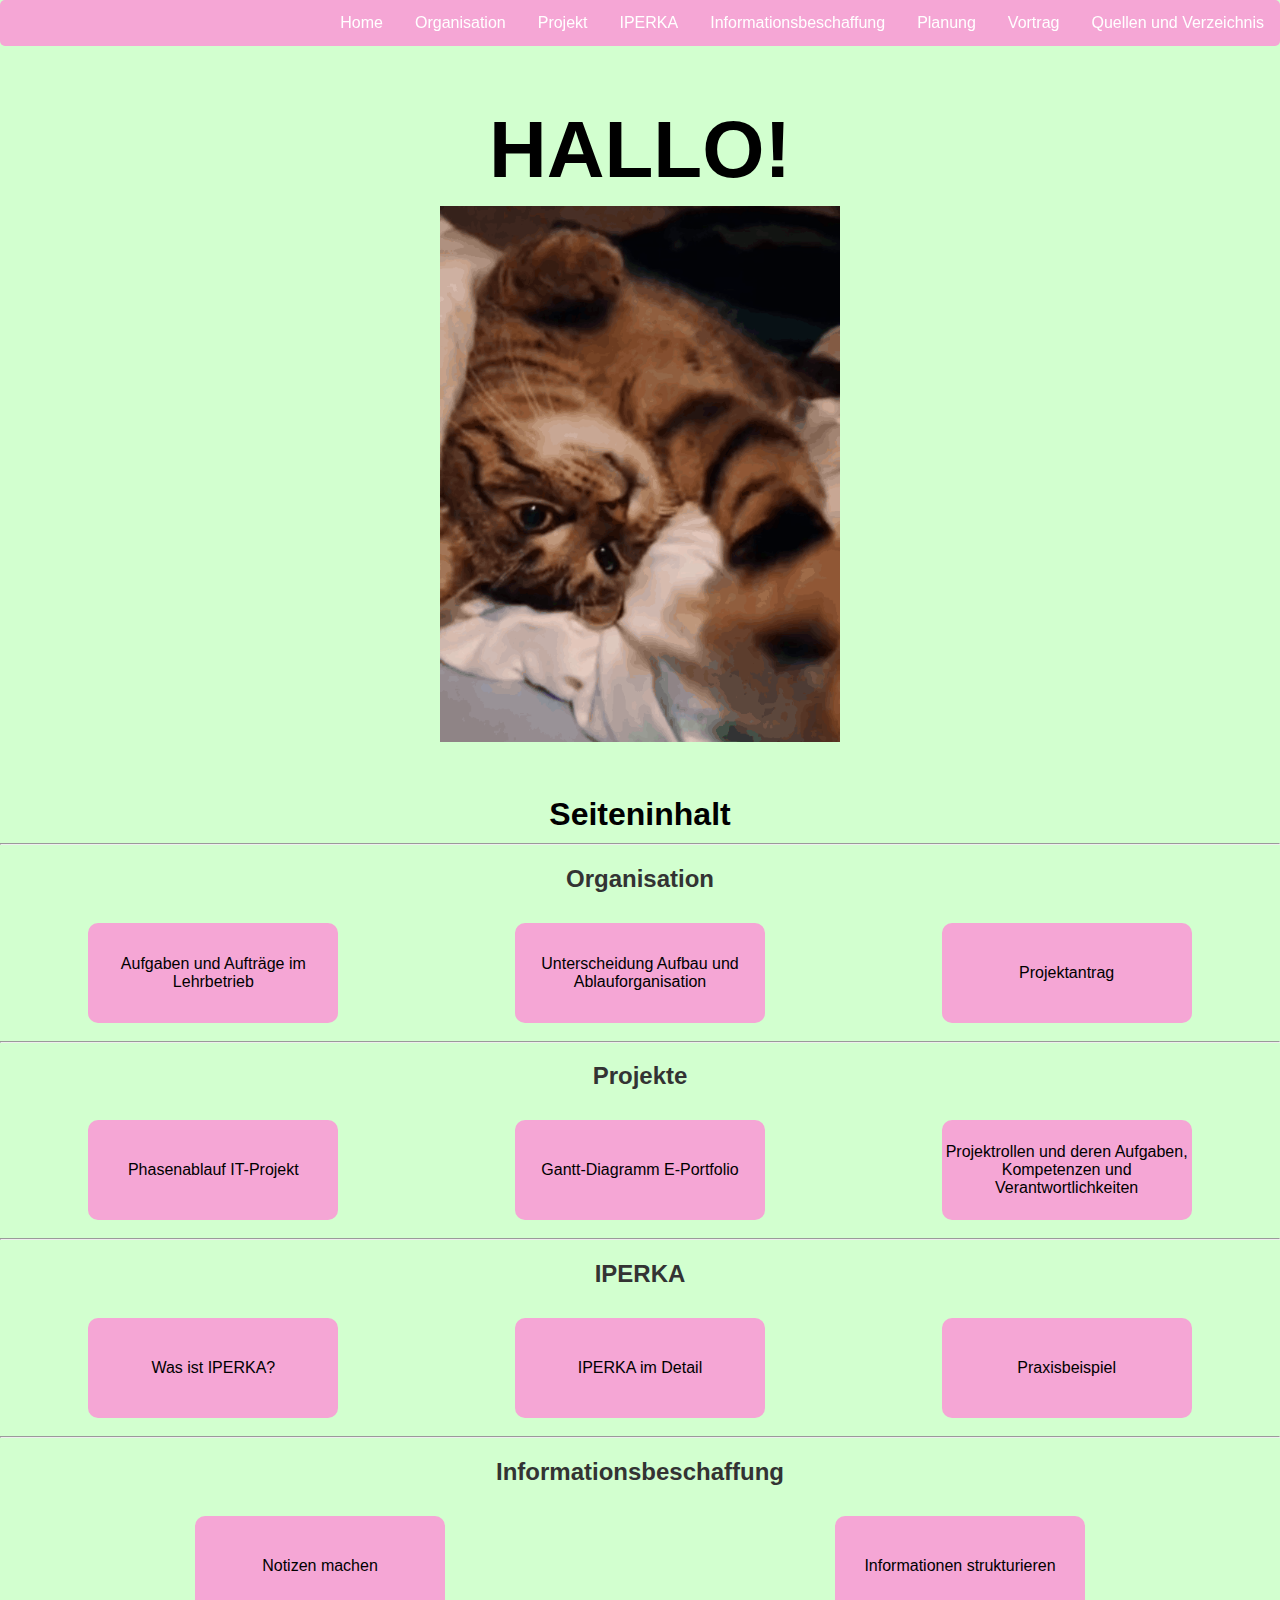
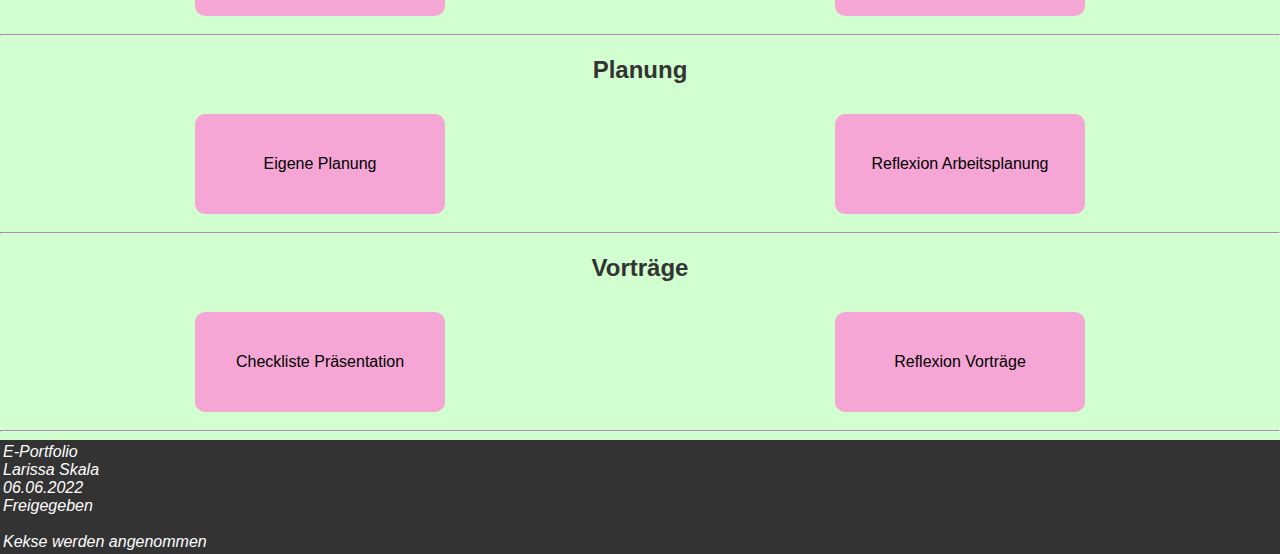
<file: ePortfolio/index.html>
<!DOCTYPE html>
<html lang="en">

<head>
    <meta charset="UTF-8">
    <meta http-equiv="X-UA-Compatible" content="IE=edge">
    <meta name="viewport" content="width=device-width, initial-scale=1.0">
    <title>E-Portfolio Larissa Skala</title>
    <link rel="stylesheet" href="style.css">
    <link rel="stylesheet" href="https://cdnjs.cloudflare.com/ajax/libs/font-awesome/4.7.0/css/font-awesome.min.css">
</head>

<body>

    <header>
        <div class="navDesktop">
            <ul>
                <li>
                    <a href="verzeichnisse.html">Quellen und Verzeichnis</a>
                </li>
                <li>
                    <a href="vortrag.html">Vortrag</a>
                </li>
                <li>
                    <a href="planung.html">Planung</a>
                </li>
                <li>
                    <a href="infos.html">Informationsbeschaffung</a>
                </li>
                <li>
                    <a href="iperka.html">IPERKA</a>
                </li>
                <li>
                    <a href="projekte.html">Projekt</a>
                </li>
                <li>
                    <a href="organisation.html">Organisation</a>
                </li>
                <li>
                    <a href="index.html">Home</a>
                </li>
            </ul>

        </div>

        <div class="navMobile">
            <a class="active">E-Portfolio</a>
            <div id="seitenLinks">

                <a href="index.html">Home</a>
                <a href="organisation.html">Organisation</a>
                <a href="projekte.html">Projekt</a>
                <a href="iperka.html">IPERKA</a>
                <a href="infos.html">Informationsbeschaffung</a>
                <a href="planung.html">Planung</a>
                <a href="vortrag.html">Vortrag</a>
                <a href="verzeichnisse.html">Quellen und Verzeichnis</a>


            </div>
            <a href="javascript:void(0);" class="icon" onclick="burgeer()">
                <i class="fa fa-bars"></i>
            </a>
        </div>
        </div>

        <script>
            function burgeer() {
                var links = document.getElementById("seitenLinks");
                if (links.style.display === "block") {
                    links.style.display = "none";
                } else {
                    links.style.display = "block";
                }
            }
        </script>


    </header>

    <div class="seitenInhalt" id="index">
        <h1>HALLO!</h1>
        <img id="catGif" src="tigerHello.gif" alt="Cat Waving">
    </div>
    <div id="inhaltsverzeichnis">
        <h1>Seiteninhalt</h1>

        <hr>


        <a href="organisation.html">
            <h2>Organisation</h2>
        </a>
        <div class="boxInhalt">

            <a href="organisation.html#organisation1">
                <div>
                    <p>
                        Aufgaben und Aufträge im Lehrbetrieb
                    </p>
                </div>
            </a>


            <a href="organisation.html#organisation2">
                <div>
                    <p>
                        Unterscheidung Aufbau und Ablauforganisation
                    </p>
                </div>
            </a>


            <a href="organisation.html#organisation3">
                <div>
                    <p>
                        Projektantrag
                    </p>
                </div>
            </a>

        </div>
        <hr>

        <a href="projekte.html">
            <h2>Projekte</h2>
        </a>
        <div class="boxInhalt">

            <a href="projekte.html#projekte1">
                <div>
                    <p>
                        Phasenablauf IT-Projekt
                    </p>
                </div>
            </a>


            <a href="projekte.html#projekte2">
                <div>
                    <p>
                        Gantt-Diagramm E-Portfolio
                    </p>
                </div>
            </a>


            <a href="projekte.html#projekte3">
                <div>
                    <p>
                        Projektrollen und deren Aufgaben, Kompetenzen und Verantwortlichkeiten
                    </p>
                </div>
            </a>

        </div>
        <hr>

        <a href="iperka.html">
            <h2>IPERKA</h2>
        </a>
        <div class="boxInhalt">

            <a href="iperka.html#iperka1">
                <div>
                    <p>
                        Was ist IPERKA?
                    </p>
                </div>
            </a>


            <a href="iperka.html#iperka2">
                <div>
                    <p>
                        IPERKA im Detail
                    </p>
                </div>
            </a>


            <a href="iperka.html#iperka3">
                <div>
                    <p>
                        Praxisbeispiel
                    </p>
                </div>
            </a>

        </div>
        <hr>

        <a href="infos.html">
            <h2>Informationsbeschaffung</h2>
        </a>
        <div class="boxInhalt">

            <a href="infos.html#infos1">
                <div>
                    <p>
                        Notizen machen
                    </p>
                </div>
            </a>


            <a href="iperka.html#iperka2">
                <div>
                    <p>
                        Informationen strukturieren
                    </p>
                </div>
            </a>

        </div>
        <hr>

        <a href="planung.html">
            <h2>Planung</h2>
        </a>
        <div class="boxInhalt">

            <a href="planung.html#planung1">
                <div>
                    <p>
                        Eigene Planung
                    </p>
                </div>
            </a>


            <a href="planung.html#planung2">
                <div>
                    <p>
                        Reflexion Arbeitsplanung
                    </p>
                </div>
            </a>
        </div>
        <hr>

        <a href="vortrag.html">
            <h2>Vorträge</h2>
        </a>
        <div class="boxInhalt">

            <a href="vortrag.html#vortrag1">
                <div>
                    <p>
                        Checkliste Präsentation
                    </p>
                </div>
            </a>


            <a href="vortrag.html#vortrag2">
                <div>
                    <p>
                        Reflexion Vorträge
                    </p>
                </div>
            </a>
        </div>
        <hr>

    </div>


    <footer>
        <address>
            E-Portfolio <br>
            Larissa Skala <br>
            06.06.2022 <br>
            Freigegeben
        </address>
        <br>

        <div>
            <i>Kekse werden angenommen</i>
        </div>
    </footer>
</body>

</html>
</file>
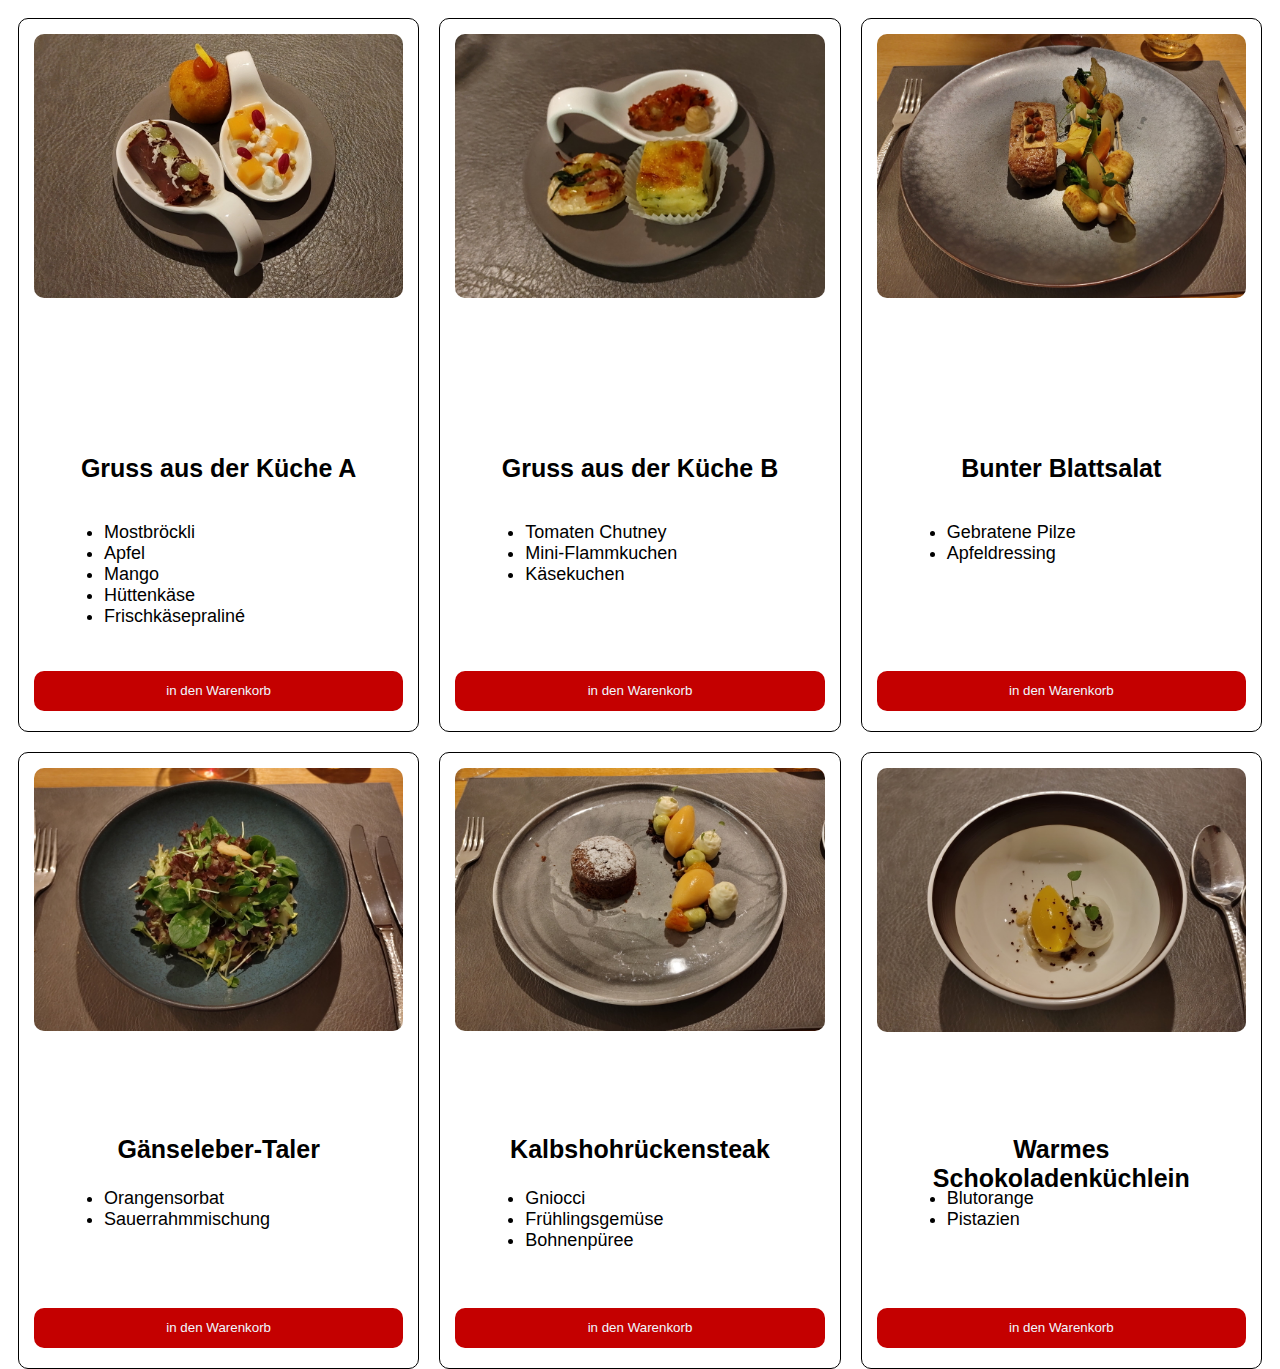
<file: Übungen/08_Flexbox/shop/index.html>
<!DOCTYPE html>
<html lang="de">
<head>
    <link rel="stylesheet" href="shop.css">
    <title>Simple WebShop</title>
</head>
<body>
    <div class="gridBox">
    <div class="flexBox">
        <h1 class="text">Gruss aus der Küche A</h1>
        <img src="img/gruss1.jpg" alt="Schön angerichtetes Essen" class="bild">
        <ul class="liste">
            <li>Mostbröckli</li>
            <li>Apfel</li>
            <li>Mango</li>
            <li>Hüttenkäse</li>
            <li>Frischkäsepraliné</li>
        </ul>
        <button>in den Warenkorb</button>
    </div>

    <div class="flexBox">
        <h1 class="text">Gruss aus der Küche B</h1>
        <img src="img/gruss2.jpg" alt="Schön angerichtetes Essen" class="bild">
        <ul class="liste">
            <li>Tomaten Chutney</li>
            <li>Mini-Flammkuchen</li>
            <li>Käsekuchen</li>
        </ul>
        <button>in den Warenkorb</button>
    </div>

    <div class="flexBox">
        <h1 class="text">Bunter Blattsalat</h1>
        <img src="img/kalb.jpg" alt="Schön angerichtetes Essen" class="bild">
        <ul class="liste">
            <li>Gebratene Pilze</li>
            <li>Apfeldressing</li>
        </ul>
        <button>in den Warenkorb</button>
    </div>

    <div class="flexBox">
        <h1 class="text">Gänseleber-Taler</h1>
        <img src="img/salat.jpg" alt="Schön angerichtetes Essen" class="bild">
        <ul class="liste">
            <li>Orangensorbat</li>
            <li>Sauerrahmmischung</li>
        </ul>
        <button>in den Warenkorb</button>
    </div>

    <div class="flexBox">
        <h1 class="text">Kalbshohrückensteak</h1>
        <img src="img/schoko.jpg" alt="Schön angerichtetes Essen" class="bild">
        <ul class="liste">
            <li>Gniocci</li>
            <li>Frühlingsgemüse</li>
            <li>Bohnenpüree</li>
        </ul>
        <button>in den Warenkorb</button>
    </div>

    <div class="flexBox">
        <h1 class="text">Warmes Schokoladenküchlein</h1>
        <img src="img/zwischen.jpg" alt="Schön angerichtetes Essen" class="bild">
        <ul class="liste">
            <li>Blutorange</li>
            <li>Pistazien</li>
        </ul>
        <button>in den Warenkorb</button>
    </div>
</div>
</body>
</html>

<!-- commit -->
</file>
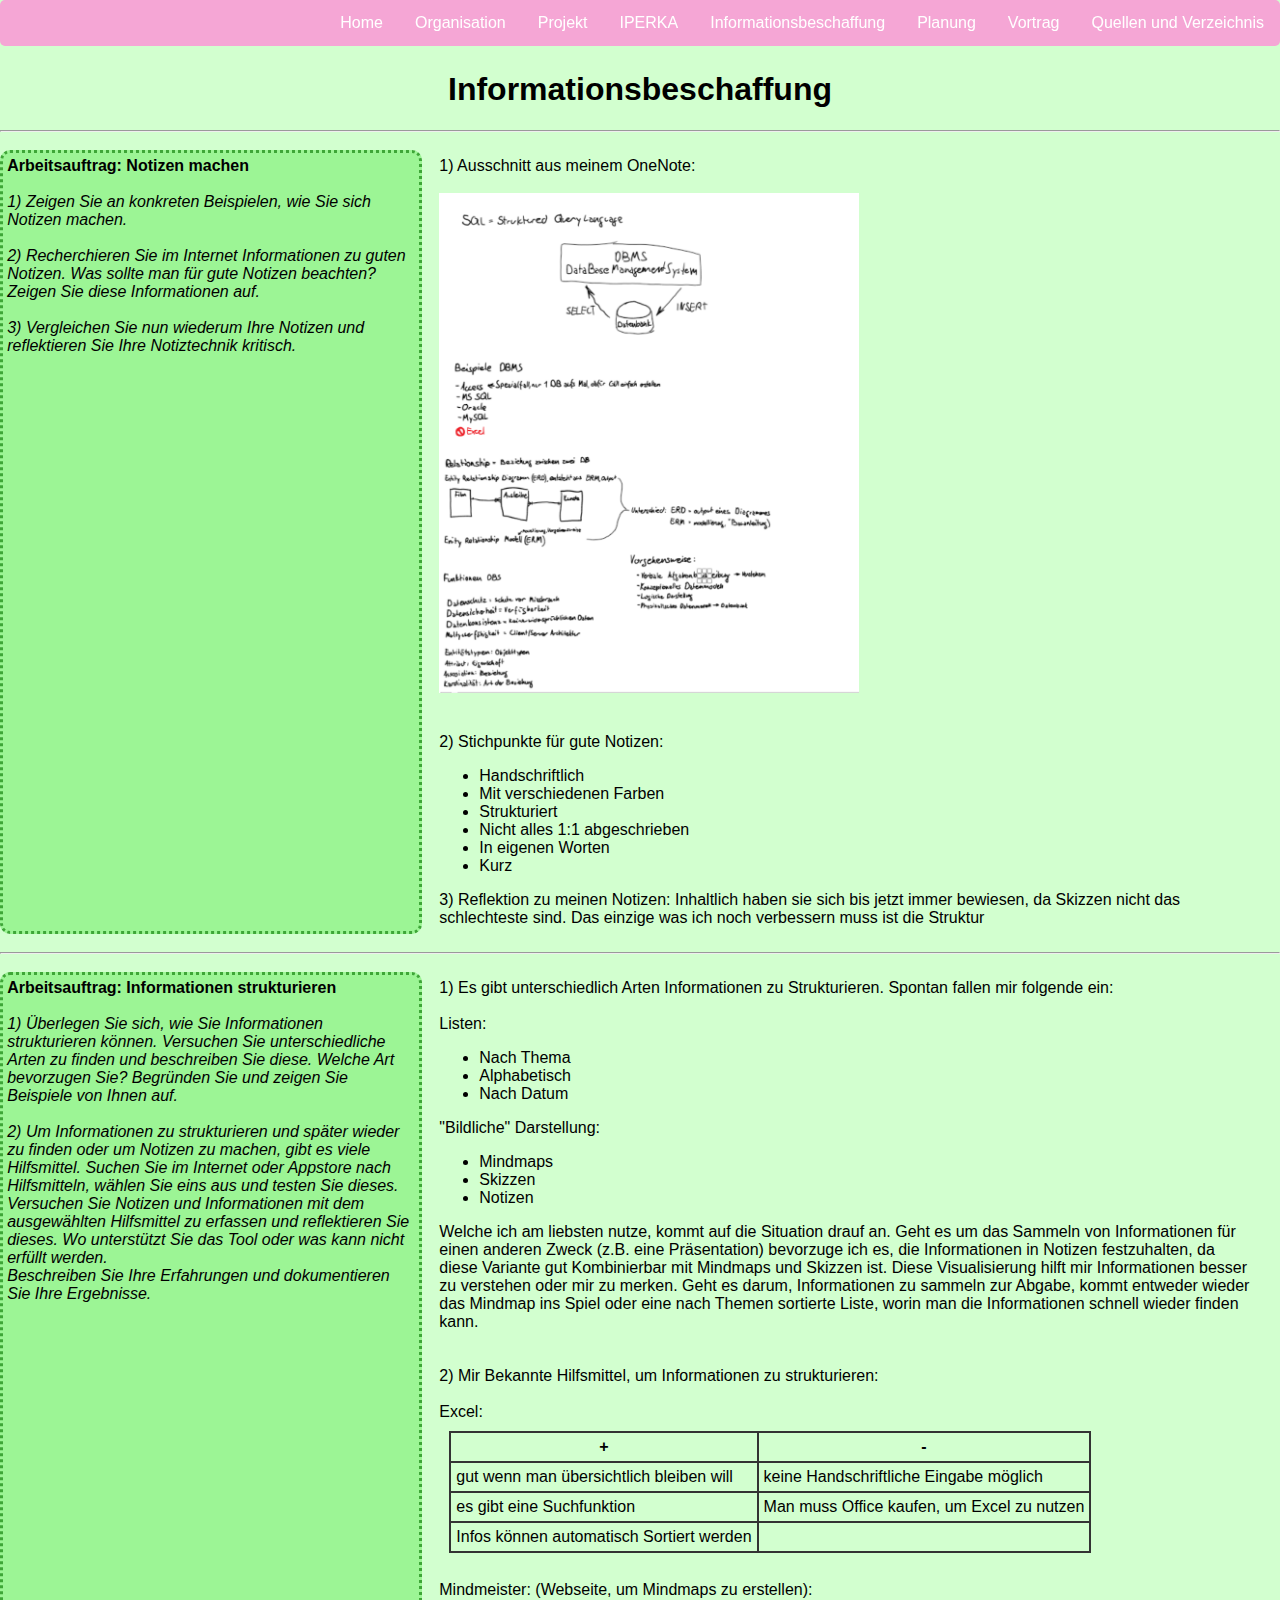
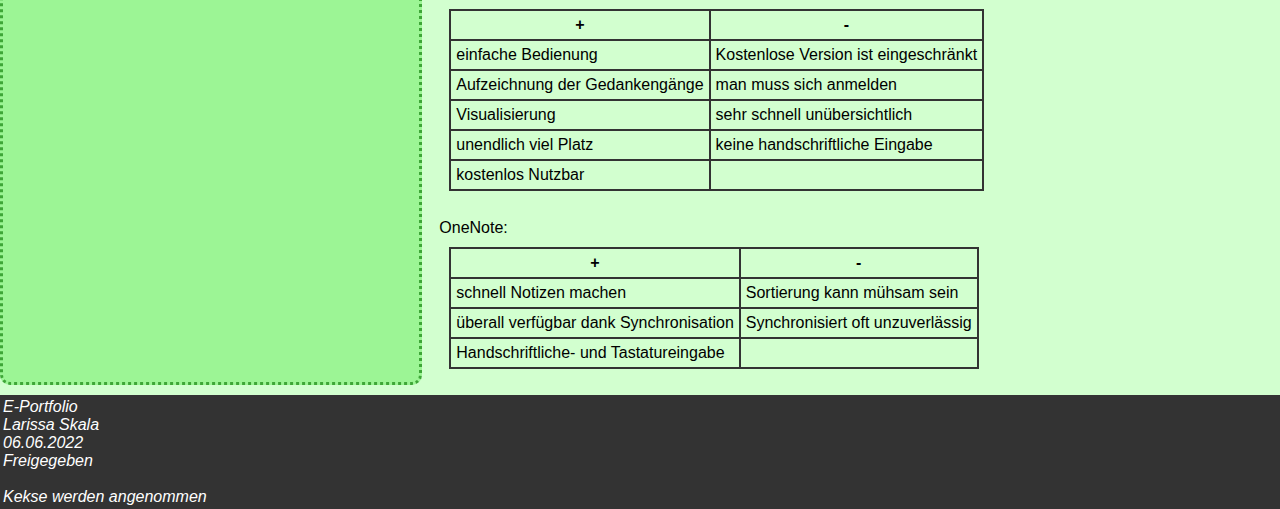
<file: ePortfolio/infos.html>
<!DOCTYPE html>
<html lang="en">

<head>
    <meta charset="UTF-8">
    <meta http-equiv="X-UA-Compatible" content="IE=edge">
    <meta name="viewport" content="width=device-width, initial-scale=1.0">
    <title>E-Portfolio Larissa Skala</title>
    <link rel="stylesheet" href="style.css">
    <link rel="stylesheet" href="https://cdnjs.cloudflare.com/ajax/libs/font-awesome/4.7.0/css/font-awesome.min.css">
</head>

<body>
    <header>
        <div class="navDesktop">
            <ul>
                <li>
                    <a href="verzeichnisse.html">Quellen und Verzeichnis</a>
                </li>
                <li>
                    <a href="vortrag.html">Vortrag</a>
                </li>
                <li>
                    <a href="planung.html">Planung</a>
                </li>
                <li>
                    <a href="infos.html">Informationsbeschaffung</a>
                </li>
                <li>
                    <a href="iperka.html">IPERKA</a>
                </li>
                <li>
                    <a href="projekte.html">Projekt</a>
                </li>
                <li>
                    <a href="organisation.html">Organisation</a>
                </li>
                <li>
                    <a href="index.html">Home</a>
                </li>
            </ul>

        </div>

        <div class="navMobile">
            <a class="active">E-Portfolio</a>
            <div id="seitenLinks">

                <a href="index.html">Home</a>
                <a href="organisation.html">Organisation</a>
                <a href="projekte.html">Projekt</a>
                <a href="iperka.html">IPERKA</a>
                <a href="infos.html">Informationsbeschaffung</a>
                <a href="planung.html">Planung</a>
                <a href="vortrag.html">Vortrag</a>
                <a href="verzeichnisse.html">Quellen und Verzeichnis</a>


            </div>
            <a href="javascript:void(0);" class="icon" onclick="burgeer()">
                <i class="fa fa-bars"></i>
            </a>
        </div>
        </div>

        <script>
            function burgeer() {
                var links = document.getElementById("seitenLinks");
                if (links.style.display === "block") {
                    links.style.display = "none";
                } else {
                    links.style.display = "block";
                }
            }
        </script>


    </header>

    <div class="seitenInhalt">
        <h1>Informationsbeschaffung</h1>
        <hr>
        <div id="infos1" class="aufgabeGrp">
            <div class="beschreibung">
                <b>Arbeitsauftrag: Notizen machen</b>
                <br><br>
                <i>
                    1) Zeigen Sie an konkreten Beispielen, wie Sie sich Notizen machen.
                </i>
                <br><br>
                <i>
                    2) Recherchieren Sie im Internet Informationen zu guten Notizen. Was sollte
                    man für gute Notizen beachten? Zeigen Sie diese Informationen auf.
                </i>
                <br><br>
                <i>
                    3) Vergleichen Sie nun wiederum Ihre Notizen und reflektieren Sie Ihre Notiztechnik kritisch.
                </i>
            </div>

            <div class="aufgabe">

                1) Ausschnitt aus meinem OneNote: <br><br>

                <div class="gehMitte">
                    <img id="imgNotes" src="notizen.png" alt="">
                </div>


                <br><br>
                2) Stichpunkte für gute Notizen:

                <ul>
                    <li>Handschriftlich</li>
                    <li>Mit verschiedenen Farben</li>
                    <li>Strukturiert</li>
                    <li>Nicht alles 1:1 abgeschrieben</li>
                    <li>In eigenen Worten</li>
                    <li>Kurz</li>
                </ul>


                3) Reflektion zu meinen Notizen:
                Inhaltlich haben sie sich bis jetzt immer bewiesen, da Skizzen nicht das schlechteste sind. Das einzige
                was ich noch verbessern muss ist die Struktur

            </div>
        </div>
        <hr>

        <div id="infos2" class="aufgabeGrp">
            <div class="beschreibung">
                <b>Arbeitsauftrag: Informationen strukturieren</b>
                <br><br>
                <i>
                    1) Überlegen Sie sich, wie Sie Informationen strukturieren können. Versuchen Sie
                    unterschiedliche Arten zu finden und beschreiben Sie diese.
                    Welche Art bevorzugen Sie? Begründen Sie und zeigen Sie Beispiele von
                    Ihnen auf.
                </i>
                <br><br>
                <i>
                    2) Um Informationen zu strukturieren und später wieder zu finden oder um
                    Notizen zu machen, gibt es viele Hilfsmittel. Suchen Sie im Internet oder
                    Appstore nach Hilfsmitteln, wählen Sie eins aus und testen Sie dieses.
                    Versuchen Sie Notizen und Informationen mit dem ausgewählten Hilfsmittel zu erfassen und
                    reflektieren Sie dieses. Wo unterstützt Sie das Tool
                    oder was kann nicht erfüllt werden. <br>
                    Beschreiben Sie Ihre Erfahrungen und dokumentieren Sie Ihre Ergebnisse.
                </i>
            </div>

            <div class="aufgabe">
                1) Es gibt unterschiedlich Arten Informationen zu Strukturieren. Spontan fallen mir folgende ein:
                <br><br>
                Listen:

                <ul>
                    <li>Nach Thema</li>
                    <li>Alphabetisch</li>
                    <li>Nach Datum</li>
                </ul>


                "Bildliche" Darstellung:

                <ul>
                    <li>Mindmaps</li>
                    <li>Skizzen</li>
                    <li>Notizen</li>
                </ul>

                Welche ich am liebsten nutze, kommt auf die Situation drauf an. Geht es um das Sammeln von Informationen
                für einen anderen Zweck (z.B. eine Präsentation) bevorzuge ich es, die Informationen in Notizen
                festzuhalten, da diese Variante gut Kombinierbar mit Mindmaps und Skizzen ist. Diese Visualisierung
                hilft mir Informationen besser zu verstehen oder mir zu merken.
                Geht es darum, Informationen zu sammeln zur Abgabe, kommt entweder wieder das Mindmap ins Spiel oder
                eine nach Themen sortierte Liste, worin man die Informationen schnell wieder finden kann.

                <br><br><br>
                2) Mir Bekannte Hilfsmittel, um Informationen zu strukturieren: <br><br>
                Excel:

                <table id="table8">
                    <tr>
                        <th>+</th>
                        <th>-</th>
                    </tr>
                    <tr>
                        <td>gut wenn man übersichtlich bleiben will</td>
                        <td>keine Handschriftliche Eingabe möglich</td>
                    </tr>
                    <tr>
                        <td>es gibt eine Suchfunktion</td>
                        <td>Man muss Office kaufen, um Excel zu nutzen</td>
                    </tr>
                    <tr>
                        <td>Infos können automatisch Sortiert werden</td>
                    </tr>
                </table>
                <br>
                Mindmeister: (Webseite, um Mindmaps zu erstellen):
                <table id="table9">
                    <tr>
                        <th>+</th>
                        <th>-</th>
                    </tr>
                    <tr>
                        <td>
                            einfache Bedienung
                        </td>
                        <td>
                            Kostenlose Version ist eingeschränkt
                        </td>
                    </tr>
                    <tr>
                        <td>
                            Aufzeichnung der Gedankengänge
                        </td>
                        <td>
                            man muss sich anmelden
                        </td>
                    </tr>
                    <tr>
                        <td>
                            Visualisierung
                        </td>
                        <td>
                            sehr schnell unübersichtlich
                        </td>
                    </tr>
                    <tr>
                        <td>
                            unendlich viel Platz
                        </td>
                        <td>
                            keine handschriftliche Eingabe
                        </td>
                    </tr>
                    <tr>
                        <td>
                            kostenlos Nutzbar
                        </td>
                    </tr>
                </table>
                <br>

                OneNote:
                <table id="table10">
                    <tr>
                        <th>+</th>
                        <th>-</th>
                    </tr>
                    <tr>
                        <td>
                            schnell Notizen machen
                        </td>
                        <td>
                            Sortierung kann mühsam sein
                        </td>
                    </tr>
                    <tr>
                        <td>
                            überall verfügbar dank Synchronisation
                        </td>
                        <td>
                            Synchronisiert oft unzuverlässig
                        </td>
                    </tr>
                    <tr>
                        <td>
                            Handschriftliche- und Tastatureingabe
                        </td>

                    </tr>
                </table>

            </div>
        </div>

    </div>

    <footer>
        <address>
            E-Portfolio <br>
            Larissa Skala <br>
            06.06.2022 <br>
            Freigegeben
        </address>
        <br>

        <div>
            <i>Kekse werden angenommen</i>
        </div>
    </footer>

</body>

</html>
</file>
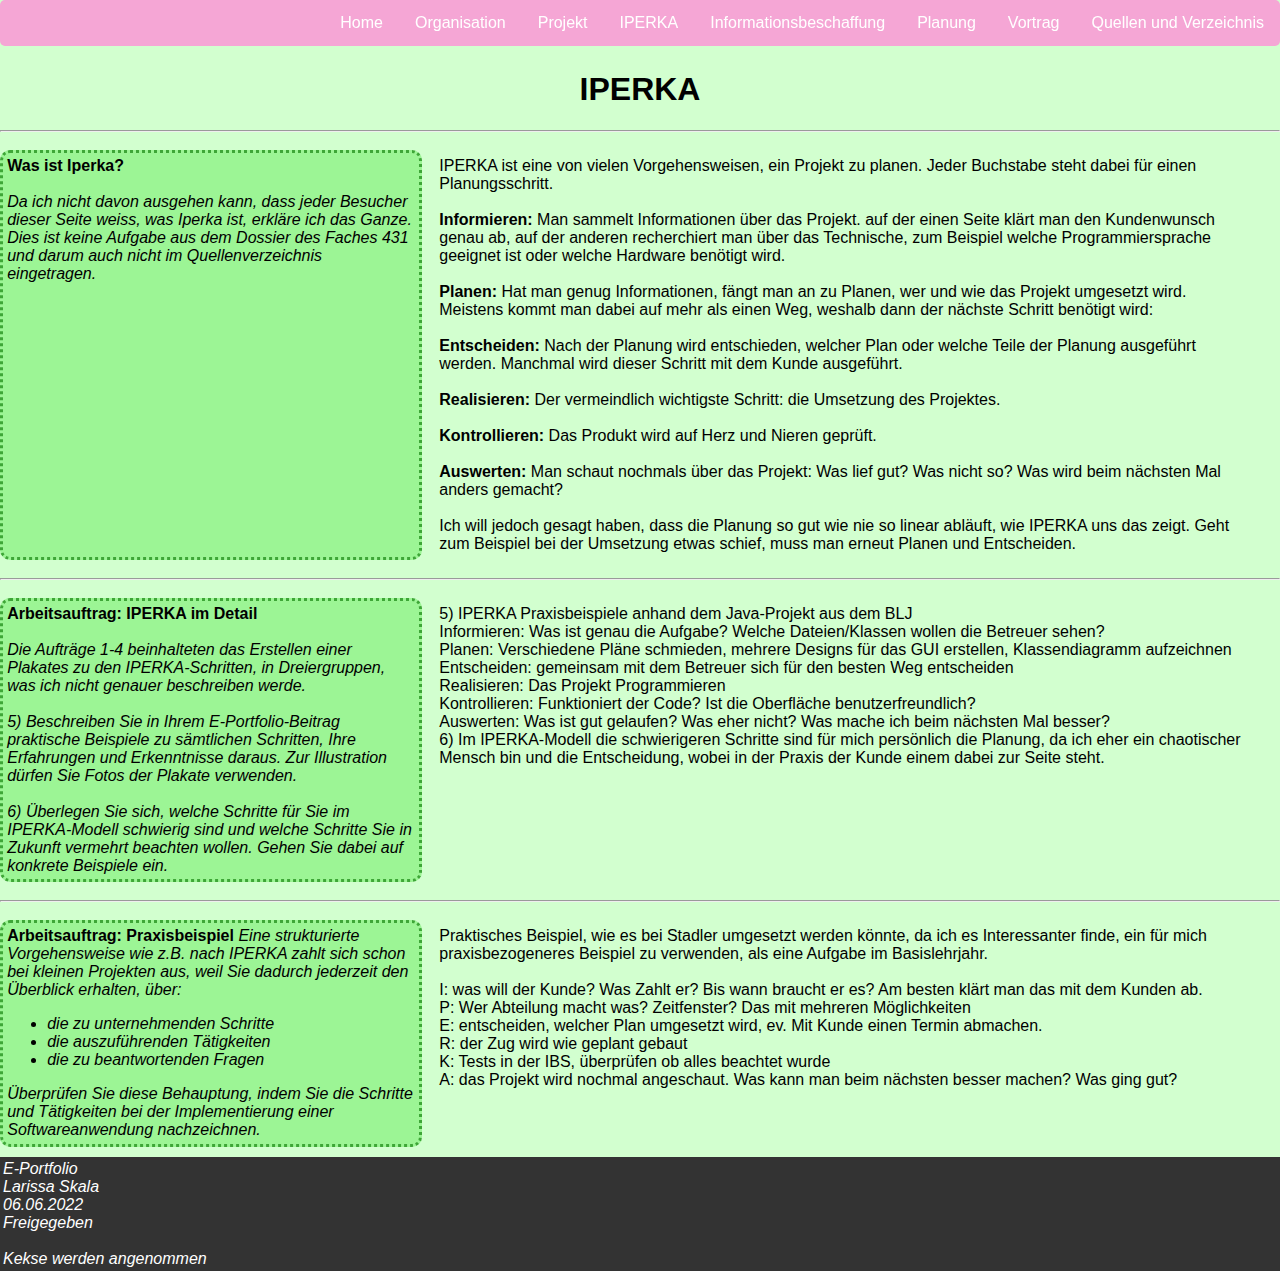
<file: ePortfolio/iperka.html>
<!DOCTYPE html>
<html lang="en">

<head>
    <meta charset="UTF-8">
    <meta http-equiv="X-UA-Compatible" content="IE=edge">
    <meta name="viewport" content="width=device-width, initial-scale=1.0">
    <title>E-Portfolio Larissa Skala</title>
    <link rel="stylesheet" href="style.css">
    <link rel="stylesheet" href="https://cdnjs.cloudflare.com/ajax/libs/font-awesome/4.7.0/css/font-awesome.min.css">
</head>

<body>

    <header>
        <div class="navDesktop">
            <ul>
                <li>
                    <a href="verzeichnisse.html">Quellen und Verzeichnis</a>
                </li>
                <li>
                    <a href="vortrag.html">Vortrag</a>
                </li>
                <li>
                    <a href="planung.html">Planung</a>
                </li>
                <li>
                    <a href="infos.html">Informationsbeschaffung</a>
                </li>
                <li>
                    <a href="iperka.html">IPERKA</a>
                </li>
                <li>
                    <a href="projekte.html">Projekt</a>
                </li>
                <li>
                    <a href="organisation.html">Organisation</a>
                </li>
                <li>
                    <a href="index.html">Home</a>
                </li>
            </ul>

        </div>

        <div class="navMobile">
            <a class="active">E-Portfolio</a>
            <div id="seitenLinks">

                <a href="index.html">Home</a>
                <a href="organisation.html">Organisation</a>
                <a href="projekte.html">Projekt</a>
                <a href="iperka.html">IPERKA</a>
                <a href="infos.html">Informationsbeschaffung</a>
                <a href="planung.html">Planung</a>
                <a href="vortrag.html">Vortrag</a>
                <a href="verzeichnisse.html">Quellen und Verzeichnis</a>


            </div>
            <a href="javascript:void(0);" class="icon" onclick="burgeer()">
                <i class="fa fa-bars"></i>
            </a>
        </div>
        </div>

        <script>
            function burgeer() {
                var links = document.getElementById("seitenLinks");
                if (links.style.display === "block") {
                    links.style.display = "none";
                } else {
                    links.style.display = "block";
                }
            }
        </script>


    </header>

    <div class="seitenInhalt">
        <h1>IPERKA</h1>
        <hr>
        <div id="iperka1" class="aufgabeGrp">
            <div class="beschreibung">
                <b>Was ist Iperka?</b>
                <br><br>
                <i>
                    Da ich nicht davon ausgehen kann, dass jeder Besucher dieser Seite weiss, was Iperka ist, erkläre
                    ich das Ganze. Dies ist keine Aufgabe aus dem Dossier des Faches 431 und darum auch nicht im
                    Quellenverzeichnis eingetragen.
                </i>
            </div>
            <div class="aufgabe">
                IPERKA ist eine von vielen Vorgehensweisen, ein Projekt zu planen. Jeder Buchstabe steht dabei für einen
                Planungsschritt. <br>
                <br>
                <b>Informieren:</b> Man sammelt Informationen über das Projekt. auf der einen Seite klärt man den
                Kundenwunsch genau ab, auf der anderen recherchiert man über das Technische,
                zum Beispiel welche Programmiersprache geeignet ist oder welche Hardware benötigt wird.
                <br><br>
                <b>Planen:</b> Hat man genug Informationen, fängt man an zu Planen, wer und wie das Projekt umgesetzt
                wird. Meistens kommt man dabei auf mehr als einen Weg, weshalb dann der nächste Schritt benötigt wird:
                <br><br>
                <b>Entscheiden:</b> Nach der Planung wird entschieden, welcher Plan oder welche Teile der Planung
                ausgeführt werden. Manchmal wird dieser Schritt mit dem Kunde ausgeführt.
                <br><br>
                <b>Realisieren:</b> Der vermeindlich wichtigste Schritt: die Umsetzung des Projektes.
                <br><br>
                <b>Kontrollieren:</b> Das Produkt wird auf Herz und Nieren geprüft.
                <br><br>
                <b>Auswerten:</b> Man schaut nochmals über das Projekt: Was lief gut? Was nicht so? Was wird beim
                nächsten Mal anders gemacht?
                <br><br>
                Ich will jedoch gesagt haben, dass die Planung so gut wie nie so linear abläuft, wie IPERKA uns das
                zeigt. Geht zum Beispiel bei der Umsetzung etwas schief, muss man erneut Planen und Entscheiden.

            </div>
        </div>
        <hr>
        <div id="iperka2" class="aufgabeGrp">
            <div class="beschreibung">
                <b>Arbeitsauftrag: IPERKA im Detail</b>
                <br><br>
                <i>
                    Die Aufträge 1-4 beinhalteten das Erstellen einer Plakates zu den IPERKA-Schritten, in
                    Dreiergruppen, was ich nicht genauer beschreiben werde.
                </i>
                <br><br>
                <i>
                    5) Beschreiben Sie in Ihrem E-Portfolio-Beitrag praktische Beispiele zu
                    sämtlichen Schritten, Ihre Erfahrungen und Erkenntnisse daraus. Zur Illustration dürfen Sie Fotos
                    der Plakate verwenden.

                </i>
                <br><br>
                <i>
                    6) Überlegen Sie sich, welche Schritte für Sie im IPERKA-Modell schwierig
                    sind und welche Schritte Sie in Zukunft vermehrt beachten wollen. Gehen
                    Sie dabei auf konkrete Beispiele ein.
                </i>
            </div>

            <div class="aufgabe">
                5) IPERKA Praxisbeispiele anhand dem Java-Projekt aus dem BLJ <br>
                Informieren: Was ist genau die Aufgabe? Welche Dateien/Klassen wollen die Betreuer sehen? <br>
                Planen: Verschiedene Pläne schmieden, mehrere Designs für das GUI erstellen, Klassendiagramm aufzeichnen
                <br>
                Entscheiden: gemeinsam mit dem Betreuer sich für den besten Weg entscheiden <br>
                Realisieren: Das Projekt Programmieren <br>
                Kontrollieren: Funktioniert der Code? Ist die Oberfläche benutzerfreundlich? <br>
                Auswerten: Was ist gut gelaufen? Was eher nicht? Was mache ich beim nächsten Mal besser? <br>
                6) Im IPERKA-Modell die schwierigeren Schritte sind für mich persönlich die Planung, da ich eher ein
                chaotischer Mensch bin und die Entscheidung, wobei in der Praxis der Kunde einem dabei zur Seite steht.
            </div>
        </div>

        <hr>
        <div id="iperka3" class="aufgabeGrp">
            <div class="beschreibung">
                <b>Arbeitsauftrag: Praxisbeispiel</b>
                <i>Eine strukturierte Vorgehensweise wie z.B. nach IPERKA zahlt sich schon bei
                    kleinen Projekten aus, weil Sie dadurch jederzeit den Überblick erhalten, über:
                    <ul>
                        <li>die zu unternehmenden Schritte</li>
                        <li>die auszuführenden Tätigkeiten</li>
                        <li>die zu beantwortenden Fragen</li>
                    </ul>

                    Überprüfen Sie diese Behauptung, indem Sie die Schritte und Tätigkeiten bei
                    der Implementierung einer Softwareanwendung nachzeichnen.
                </i>
            </div>

            <div class="aufgabe">
                Praktisches Beispiel, wie es bei Stadler umgesetzt werden könnte, da ich es Interessanter finde, ein für
                mich praxisbezogeneres Beispiel zu verwenden, als eine Aufgabe im Basislehrjahr.
                <br><br>
                I: was will der Kunde? Was Zahlt er? Bis wann braucht er es? Am besten klärt man das mit dem Kunden ab.
                <br>
                P: Wer Abteilung macht was? Zeitfenster? Das mit mehreren Möglichkeiten <br>
                E: entscheiden, welcher Plan umgesetzt wird, ev. Mit Kunde einen Termin abmachen. <br>
                R: der Zug wird wie geplant gebaut <br>
                K: Tests in der IBS, überprüfen ob alles beachtet wurde <br>
                A: das Projekt wird nochmal angeschaut. Was kann man beim nächsten besser machen? Was ging gut? <br>
            </div>
        </div>
    </div>

    <footer>
        <address>
            E-Portfolio <br>
            Larissa Skala <br>
            06.06.2022 <br>
            Freigegeben
        </address>
        <br>

        <div>
            <i>Kekse werden angenommen</i>
        </div>
    </footer>
</body>

</html>
</file>
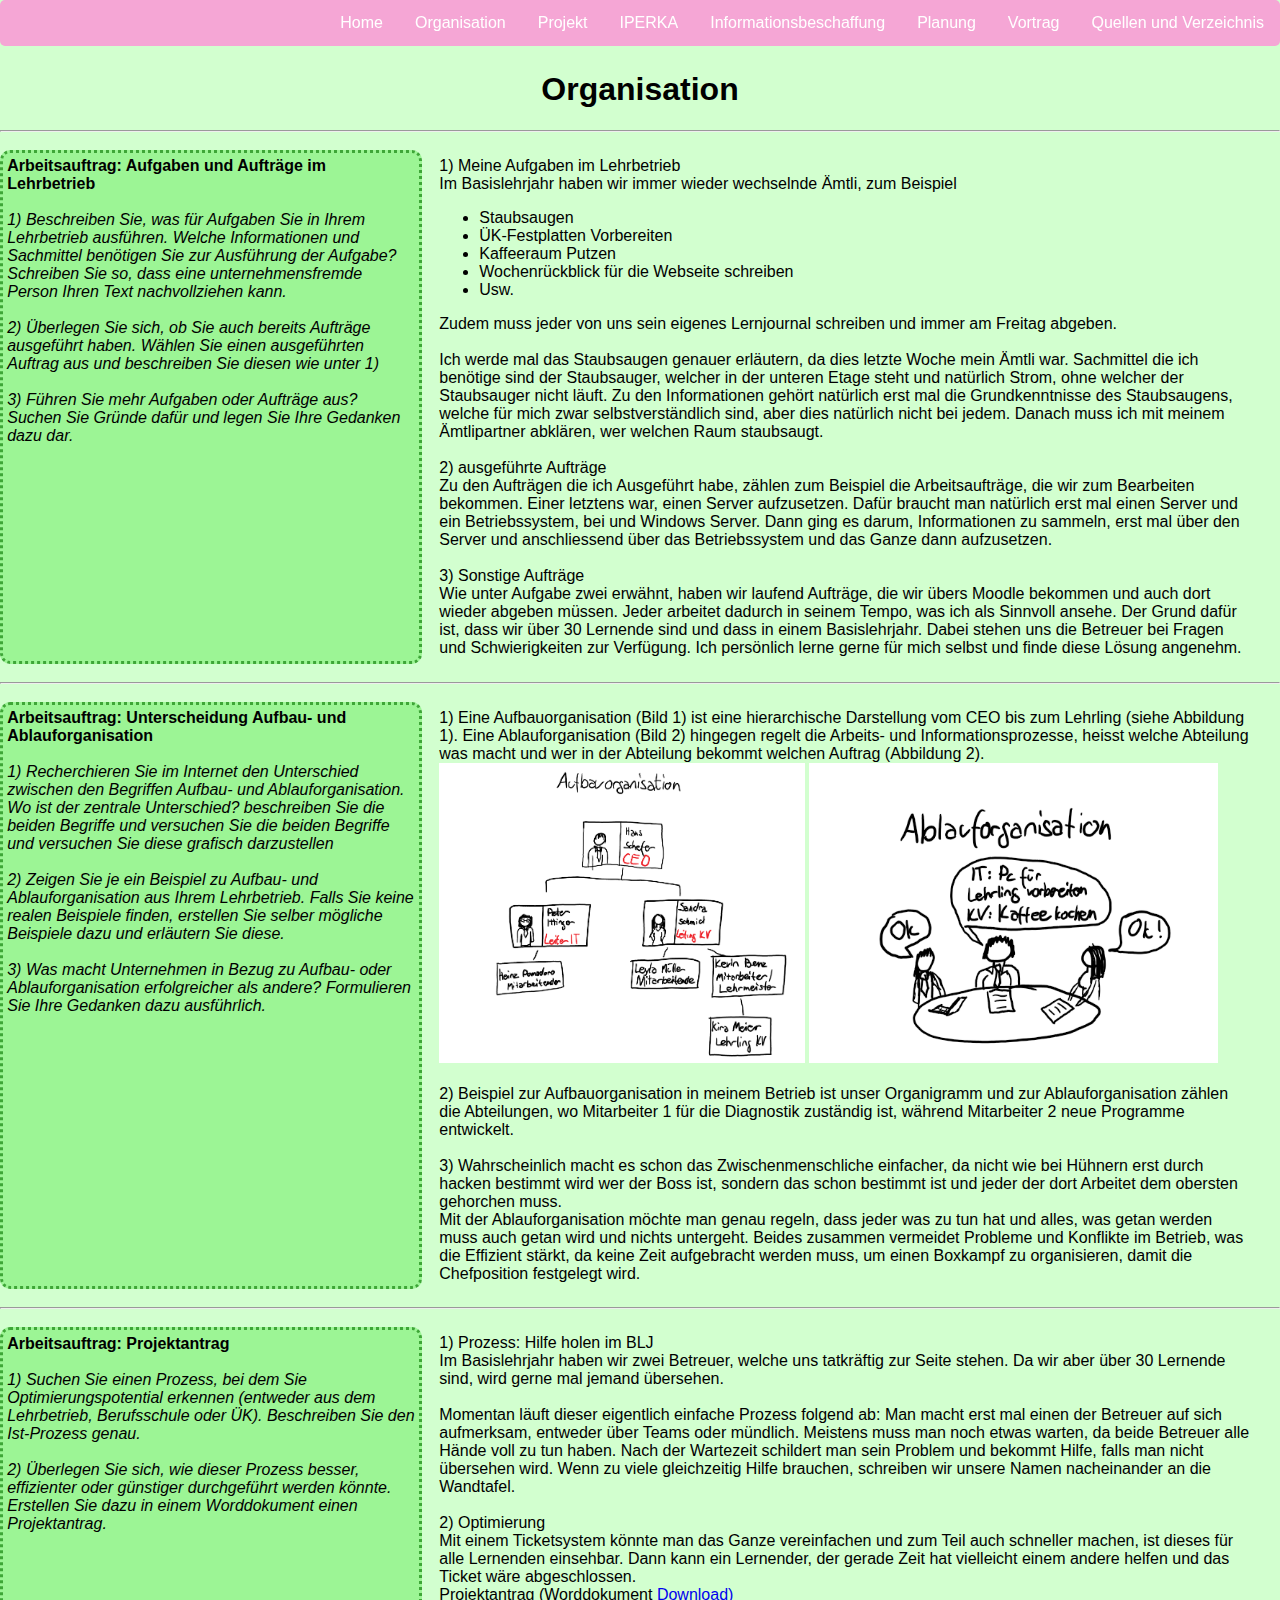
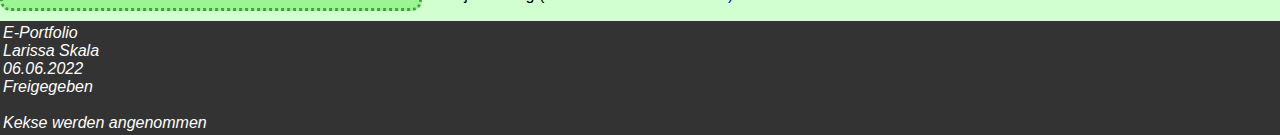
<file: ePortfolio/organisation.html>
<!DOCTYPE html>
<html lang="en">

<head>
    <meta charset="UTF-8">
    <meta http-equiv="X-UA-Compatible" content="IE=edge">
    <meta name="viewport" content="width=device-width, initial-scale=1.0">
    <title>E-Portfolio Larissa Skala</title>
    <link rel="stylesheet" href="style.css">
    <link rel="stylesheet" href="https://cdnjs.cloudflare.com/ajax/libs/font-awesome/4.7.0/css/font-awesome.min.css">
</head>

<body>

    <header>
        <div class="navDesktop">
            <ul>
                <li>
                    <a href="verzeichnisse.html">Quellen und Verzeichnis</a>
                </li>
                <li>
                    <a href="vortrag.html">Vortrag</a>
                </li>
                <li>
                    <a href="planung.html">Planung</a>
                </li>
                <li>
                    <a href="infos.html">Informationsbeschaffung</a>
                </li>
                <li>
                    <a href="iperka.html">IPERKA</a>
                </li>
                <li>
                    <a href="projekte.html">Projekt</a>
                </li>
                <li>
                    <a href="organisation.html">Organisation</a>
                </li>
                <li>
                    <a href="index.html">Home</a>
                </li>
            </ul>

        </div>

        <div class="navMobile">
            <a class="active">E-Portfolio</a>
            <div id="seitenLinks">

                <a href="index.html">Home</a>
                <a href="organisation.html">Organisation</a>
                <a href="projekte.html">Projekt</a>
                <a href="iperka.html">IPERKA</a>
                <a href="infos.html">Informationsbeschaffung</a>
                <a href="planung.html">Planung</a>
                <a href="vortrag.html">Vortrag</a>
                <a href="verzeichnisse.html">Quellen und Verzeichnis</a>


            </div>
            <a href="javascript:void(0);" class="icon" onclick="burgeer()">
                <i class="fa fa-bars"></i>
            </a>
        </div>
        </div>

        <script>
            function burgeer() {
                var links = document.getElementById("seitenLinks");
                if (links.style.display === "block") {
                    links.style.display = "none";
                } else {
                    links.style.display = "block";
                }
            }
        </script>


    </header>
    <div class="seitenInhalt">
        <h1>Organisation</h1>
        <hr>
        <div id="organisation1" class="aufgabeGrp">
            <div class="beschreibung">
                <b>Arbeitsauftrag: Aufgaben und Aufträge im Lehrbetrieb</b>
                <br><br>
                <i>
                    1) Beschreiben Sie, was für Aufgaben Sie in Ihrem Lehrbetrieb ausführen.
                    Welche Informationen und Sachmittel benötigen Sie zur Ausführung der Aufgabe?
                    Schreiben Sie so, dass eine unternehmensfremde Person Ihren Text nachvollziehen kann.
                </i>
                <br><br>
                <i>
                    2) Überlegen Sie sich, ob Sie auch bereits Aufträge ausgeführt haben.
                    Wählen Sie einen ausgeführten Auftrag aus und beschreiben Sie diesen wie unter 1)
                </i>
                <br><br>
                <i>
                    3) Führen Sie mehr Aufgaben oder Aufträge aus? Suchen Sie Gründe dafür und
                    legen Sie Ihre Gedanken dazu dar.
                </i>
            </div>

            <div class="aufgabe">
                1) Meine Aufgaben im Lehrbetrieb <br>
                Im Basislehrjahr haben wir immer wieder wechselnde Ämtli, zum Beispiel
                <ul>
                    <li>
                        Staubsaugen
                    </li>
                    <li>
                        ÜK-Festplatten Vorbereiten
                    </li>
                    <li>
                        Kaffeeraum Putzen
                    </li>
                    <li>
                        Wochenrückblick für die Webseite schreiben
                    </li>
                    <li>
                        Usw.
                    </li>
                </ul>
                Zudem muss jeder von uns sein eigenes Lernjournal schreiben und immer am Freitag abgeben.
                <br><br>
                Ich werde mal das Staubsaugen genauer erläutern, da dies letzte Woche mein Ämtli war. Sachmittel die ich
                benötige sind der Staubsauger, welcher in der unteren Etage steht und natürlich Strom, ohne welcher der
                Staubsauger nicht läuft. Zu den Informationen gehört natürlich erst mal die Grundkenntnisse des
                Staubsaugens,
                welche für mich zwar selbstverständlich sind, aber dies natürlich nicht bei jedem. Danach muss ich mit
                meinem
                Ämtlipartner abklären, wer welchen Raum staubsaugt.
                <br><br>
                2) ausgeführte Aufträge <br>
                Zu den Aufträgen die ich Ausgeführt habe, zählen zum Beispiel die Arbeitsaufträge, die wir zum
                Bearbeiten
                bekommen. Einer letztens war, einen Server aufzusetzen. Dafür braucht man natürlich erst mal einen
                Server und
                ein Betriebssystem, bei und Windows Server. Dann ging es darum, Informationen zu sammeln, erst mal über
                den
                Server und anschliessend über das Betriebssystem und das Ganze dann aufzusetzen.
                <br><br>
                3) Sonstige Aufträge <br>
                Wie unter Aufgabe zwei erwähnt, haben wir laufend Aufträge, die wir übers Moodle bekommen und auch dort
                wieder
                abgeben müssen. Jeder arbeitet dadurch in seinem Tempo, was ich als Sinnvoll ansehe. Der Grund dafür
                ist, dass
                wir über 30 Lernende sind und dass in einem Basislehrjahr. Dabei stehen uns die Betreuer bei Fragen und
                Schwierigkeiten zur Verfügung. Ich persönlich lerne gerne für mich selbst und finde diese Lösung
                angenehm.
            </div>
        </div>
        <hr>
        <div id="organisation2" class="aufgabeGrp">
            <div class="beschreibung">
                <b>
                    Arbeitsauftrag: Unterscheidung Aufbau- und Ablauforganisation
                </b>
                <br><br>
                <i>
                    1) Recherchieren Sie im Internet den Unterschied zwischen den Begriffen Aufbau- und
                    Ablauforganisation.
                    Wo ist der zentrale Unterschied? beschreiben Sie die beiden Begriffe und
                    versuchen Sie die beiden Begriffe und versuchen Sie diese grafisch darzustellen
                </i>
                <br><br>
                <i>
                    2) Zeigen Sie je ein Beispiel zu Aufbau- und Ablauforganisation aus Ihrem
                    Lehrbetrieb. Falls Sie keine realen Beispiele finden, erstellen Sie selber
                    mögliche Beispiele dazu und erläutern Sie diese.
                </i>
                <br><br>
                <i>
                    3) Was macht Unternehmen in Bezug zu Aufbau- oder Ablauforganisation erfolgreicher als andere?
                    Formulieren Sie Ihre Gedanken dazu ausführlich.
                </i>
            </div>

            <div class="aufgabe">
                1) Eine Aufbauorganisation (Bild 1) ist eine hierarchische Darstellung vom CEO bis zum Lehrling (siehe
                Abbildung 1).
                Eine Ablauforganisation (Bild 2) hingegen regelt die Arbeits- und Informationsprozesse, heisst welche
                Abteilung
                was macht und wer in der Abteilung bekommt welchen Auftrag (Abbildung 2).
                <br>
                <div class="bilderrahmen">
                    <img id="bild1" class="organisationImg" src="aufbauorganisation.png" alt="">
                    <img id="bild2" class="organisationImg" src="ablauforganisation.png" alt="">
                </div>

                <br>
                2) Beispiel zur Aufbauorganisation in meinem Betrieb ist unser Organigramm und zur Ablauforganisation
                zählen die
                Abteilungen, wo Mitarbeiter 1 für die Diagnostik zuständig ist, während Mitarbeiter 2 neue Programme
                entwickelt.
                <br><br>
                3) Wahrscheinlich macht es schon das Zwischenmenschliche einfacher, da nicht wie bei Hühnern erst durch
                hacken
                bestimmt wird wer der Boss ist, sondern das schon bestimmt ist und jeder der dort Arbeitet dem obersten
                gehorchen muss. <br>
                Mit der Ablauforganisation möchte man genau regeln, dass jeder was zu tun hat und alles, was getan
                werden muss
                auch getan wird und nichts untergeht. Beides zusammen vermeidet Probleme und Konflikte im Betrieb, was
                die
                Effizient stärkt, da keine Zeit aufgebracht werden muss, um einen Boxkampf zu organisieren, damit die
                Chefposition festgelegt wird.
            </div>
        </div>
        <hr>
        <div id="organisation3" class="aufgabeGrp">
            <div class="beschreibung">
                <b>Arbeitsauftrag: Projektantrag</b>
                <br><br>
                <i>
                    1) Suchen Sie einen Prozess, bei dem Sie Optimierungspotential erkennen
                    (entweder aus dem Lehrbetrieb, Berufsschule oder ÜK). Beschreiben Sie
                    den Ist-Prozess genau.
                </i>
                <br><br>
                <i>
                    2) Überlegen Sie sich, wie dieser Prozess besser, effizienter oder günstiger
                    durchgeführt werden könnte. Erstellen Sie dazu in einem Worddokument
                    einen Projektantrag.
                </i>
            </div>
            <div class="aufgabe">
                1) Prozess: Hilfe holen im BLJ <br>
                Im Basislehrjahr haben wir zwei Betreuer, welche uns tatkräftig zur Seite stehen. Da wir aber über 30
                Lernende
                sind, wird gerne mal jemand übersehen.
                <br> <br>
                Momentan läuft dieser eigentlich einfache Prozess folgend ab:
                Man macht erst mal einen der Betreuer auf sich aufmerksam, entweder über Teams oder mündlich.
                Meistens muss man noch etwas warten, da beide Betreuer alle Hände voll zu tun haben. Nach der Wartezeit
                schildert man sein Problem und bekommt Hilfe, falls man nicht übersehen wird.
                Wenn zu viele gleichzeitig Hilfe brauchen, schreiben wir unsere Namen nacheinander an die Wandtafel.
                <br> <br>
                2) Optimierung <br>
                Mit einem Ticketsystem könnte man das Ganze vereinfachen und zum Teil
                auch schneller machen, ist dieses für alle Lernenden einsehbar. Dann kann
                ein Lernender, der gerade Zeit hat vielleicht einem andere helfen und das
                Ticket wäre abgeschlossen.

                <br>
                Projektantrag (Worddokument
                <object type="application/msword" data="data/projektantrag.docx" width="300" height="200">
                    <a href="projektantrag.docx">Download)</a>
                </object>
            </div>

        </div>
    </div>
    <footer>
        <address>
            E-Portfolio <br>
            Larissa Skala <br>
            06.06.2022 <br>
            Freigegeben
        </address>
        <br>

        <div>
            <i>Kekse werden angenommen</i>
        </div>
    </footer>
</body>

</html>
</file>
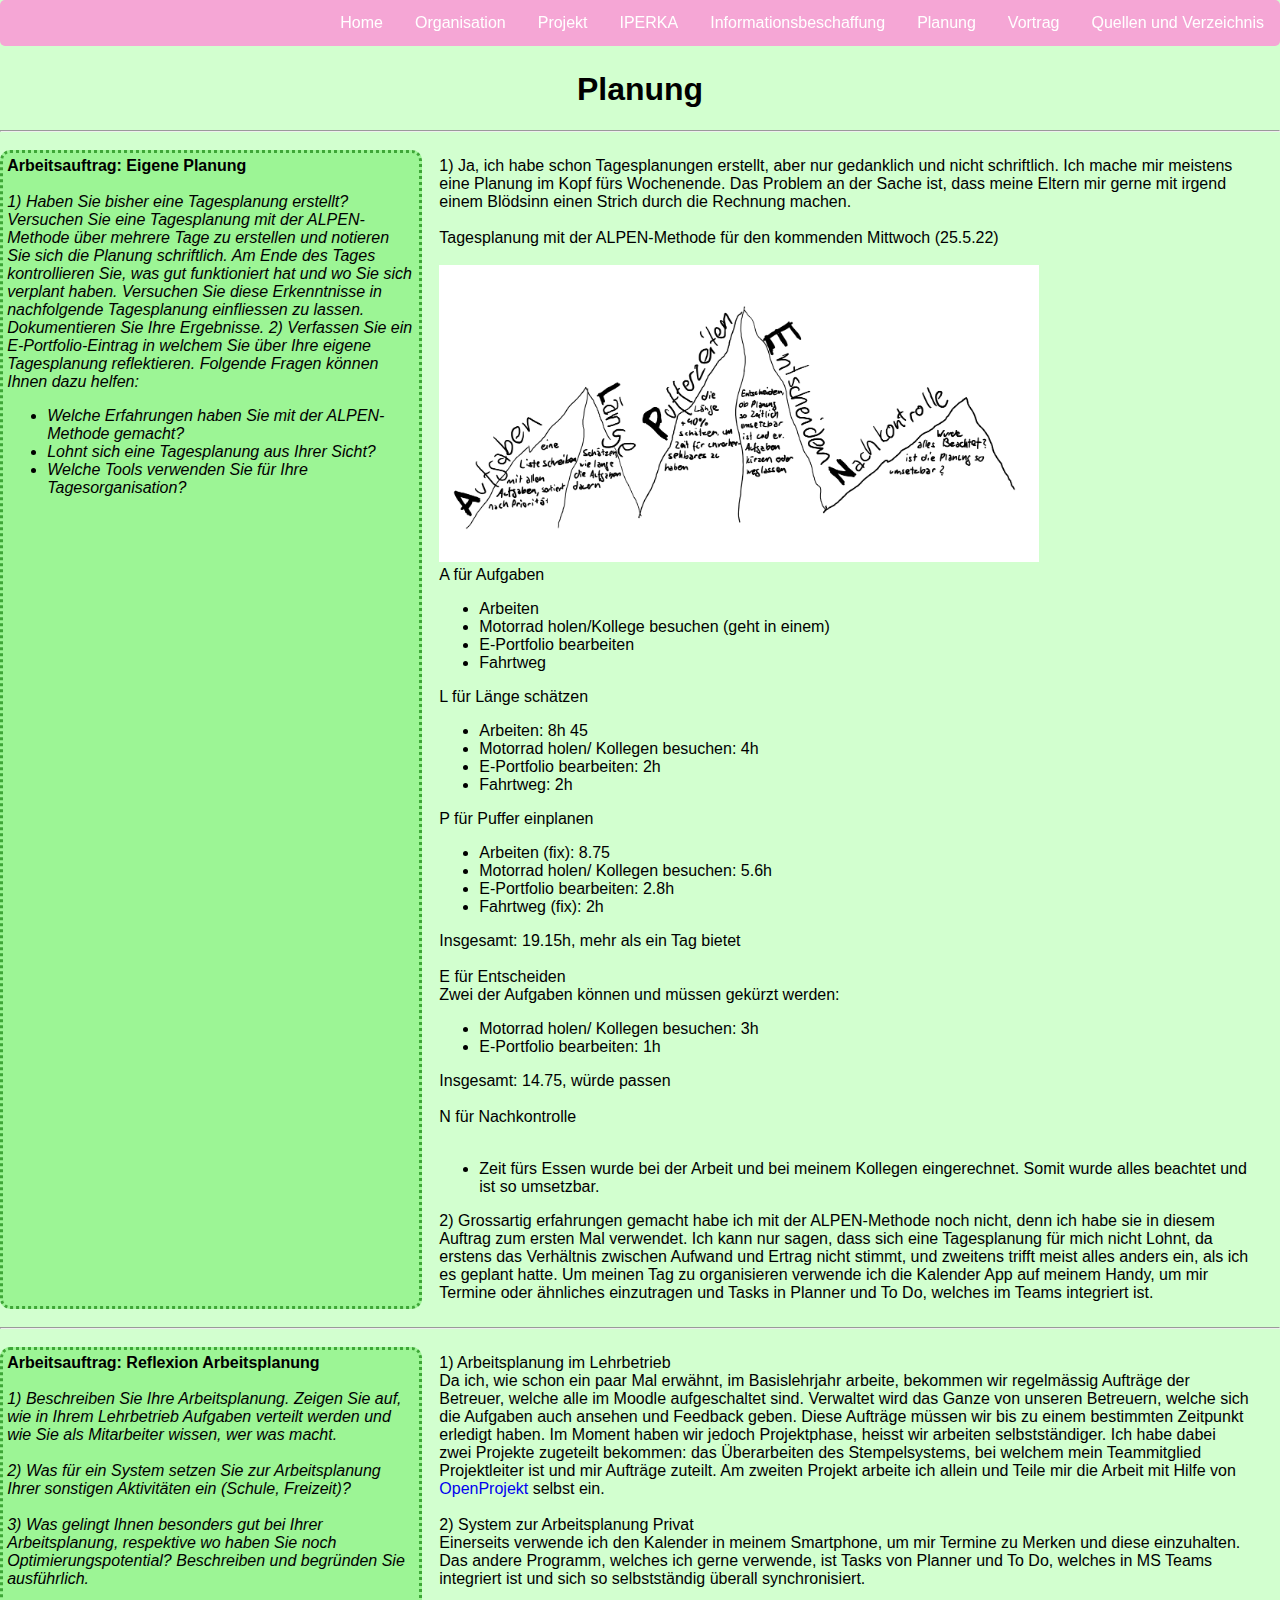
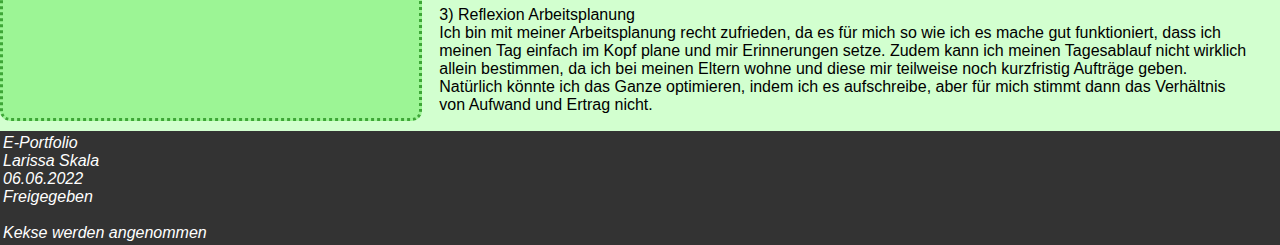
<file: ePortfolio/planung.html>
<!DOCTYPE html>
<html lang="en">

<head>
    <meta charset="UTF-8">
    <meta http-equiv="X-UA-Compatible" content="IE=edge">
    <meta name="viewport" content="width=device-width, initial-scale=1.0">
    <title>E-Portfolio Larissa Skala</title>
    <link rel="stylesheet" href="style.css">
    <link rel="stylesheet" href="https://cdnjs.cloudflare.com/ajax/libs/font-awesome/4.7.0/css/font-awesome.min.css">
</head>

<body>

    <header>
        <div class="navDesktop">
            <ul>
                <li>
                    <a href="verzeichnisse.html">Quellen und Verzeichnis</a>
                </li>
                <li>
                    <a href="vortrag.html">Vortrag</a>
                </li>
                <li>
                    <a href="planung.html">Planung</a>
                </li>
                <li>
                    <a href="infos.html">Informationsbeschaffung</a>
                </li>
                <li>
                    <a href="iperka.html">IPERKA</a>
                </li>
                <li>
                    <a href="projekte.html">Projekt</a>
                </li>
                <li>
                    <a href="organisation.html">Organisation</a>
                </li>
                <li>
                    <a href="index.html">Home</a>
                </li>
            </ul>

        </div>

        <div class="navMobile">
            <a class="active">E-Portfolio</a>
            <div id="seitenLinks">

                <a href="index.html">Home</a>
                <a href="organisation.html">Organisation</a>
                <a href="projekte.html">Projekt</a>
                <a href="iperka.html">IPERKA</a>
                <a href="infos.html">Informationsbeschaffung</a>
                <a href="planung.html">Planung</a>
                <a href="vortrag.html">Vortrag</a>
                <a href="verzeichnisse.html">Quellen und Verzeichnis</a>


            </div>
            <a href="javascript:void(0);" class="icon" onclick="burgeer()">
                <i class="fa fa-bars"></i>
            </a>
        </div>
        </div>

        <script>
            function burgeer() {
                var links = document.getElementById("seitenLinks");
                if (links.style.display === "block") {
                    links.style.display = "none";
                } else {
                    links.style.display = "block";
                }
            }
        </script>


    </header>

    <div class="seitenInhalt">
        <h1>Planung</h1>
        <hr>
        <div id="planung1" class="aufgabeGrp">
            <div class="beschreibung">
                <b>Arbeitsauftrag: Eigene Planung</b>
                <br><br>
                <i>
                    1) Haben Sie bisher eine Tagesplanung erstellt? <br>
                    Versuchen Sie eine Tagesplanung mit der ALPEN-Methode über mehrere
                    Tage zu erstellen und notieren Sie sich die Planung schriftlich. Am Ende
                    des Tages kontrollieren Sie, was gut funktioniert hat und wo Sie sich verplant haben. Versuchen Sie
                    diese Erkenntnisse in nachfolgende Tagesplanung einfliessen zu lassen. Dokumentieren Sie Ihre
                    Ergebnisse.
                </i>
                <i>
                    2) Verfassen Sie ein E-Portfolio-Eintrag in welchem Sie über Ihre eigene Tagesplanung reflektieren.
                    Folgende Fragen können Ihnen dazu helfen:
                    <ul>
                        <li>Welche Erfahrungen haben Sie mit der ALPEN-Methode gemacht?</li>
                        <li>Lohnt sich eine Tagesplanung aus Ihrer Sicht?</li>
                        <li>Welche Tools verwenden Sie für Ihre Tagesorganisation?</li>
                    </ul>
                </i>
            </div>

            <div class="aufgabe">
                1) Ja, ich habe schon Tagesplanungen erstellt, aber nur gedanklich und nicht schriftlich. Ich mache mir
                meistens eine Planung im Kopf fürs Wochenende. Das Problem an der Sache ist, dass meine Eltern mir gerne
                mit irgend einem Blödsinn einen Strich durch die Rechnung machen.
                <br><br>
                Tagesplanung mit der ALPEN-Methode für den kommenden Mittwoch (25.5.22) <br><br>

                <div class="gehMitte">
                    <img id="alpenBild" src="alpen.png" alt="">
                </div>

                A für Aufgaben

                <ul>
                    <li>Arbeiten</li>
                    <li>Motorrad holen/Kollege besuchen (geht in einem)</li>
                    <li>E-Portfolio bearbeiten</li>
                    <li>Fahrtweg</li>
                </ul>


                L für Länge schätzen

                <ul>
                    <li>Arbeiten: 8h 45</li>
                    <li>Motorrad holen/ Kollegen besuchen: 4h</li>
                    <li>E-Portfolio bearbeiten: 2h</li>
                    <li>Fahrtweg: 2h</li>
                </ul>

                P für Puffer einplanen

                <ul>
                    <li>Arbeiten (fix): 8.75</li>
                    <li>Motorrad holen/ Kollegen besuchen: 5.6h</li>
                    <li>E-Portfolio bearbeiten: 2.8h</li>
                    <li>Fahrtweg (fix): 2h</li>
                </ul>

                Insgesamt: 19.15h, mehr als ein Tag bietet <br><br>

                E für Entscheiden <br>
                Zwei der Aufgaben können und müssen gekürzt werden:
                <ul>
                    <li>Motorrad holen/ Kollegen besuchen: 3h</li>
                    <li>E-Portfolio bearbeiten: 1h</li>
                </ul>
                Insgesamt: 14.75, würde passen
                <br><br>

                N für Nachkontrolle <br><br>
                <ul>
                    <li>
                        Zeit fürs Essen wurde bei der Arbeit und bei meinem Kollegen eingerechnet. Somit wurde alles
                        beachtet und ist so umsetzbar.

                    </li>
                </ul>

                2) Grossartig erfahrungen gemacht habe ich mit der ALPEN-Methode noch nicht, denn ich habe sie in diesem
                Auftrag zum ersten Mal verwendet.
                Ich kann nur sagen, dass sich eine Tagesplanung für mich nicht Lohnt, da erstens das Verhältnis zwischen
                Aufwand und Ertrag nicht stimmt, und
                zweitens trifft meist alles anders ein, als ich es geplant hatte. Um meinen Tag zu organisieren verwende
                ich die Kalender App auf meinem Handy,
                um mir Termine oder ähnliches einzutragen und Tasks in Planner und To Do, welches im Teams integriert
                ist.

            </div>
        </div>
        <hr>
        <div id="planung2" class="aufgabeGrp">
            <div class="beschreibung">
                <b>
                    Arbeitsauftrag: Reflexion Arbeitsplanung
                </b>
                <br><br>
                <i>
                    1) Beschreiben Sie Ihre Arbeitsplanung. Zeigen Sie auf, wie in Ihrem Lehrbetrieb Aufgaben verteilt
                    werden und wie Sie als Mitarbeiter wissen, wer was
                    macht.
                </i>
                <br><br>
                <i>
                    2) Was für ein System setzen Sie zur Arbeitsplanung Ihrer sonstigen Aktivitäten ein (Schule,
                    Freizeit)?

                </i>
                <br><br>
                <i>
                    3) Was gelingt Ihnen besonders gut bei Ihrer Arbeitsplanung, respektive wo
                    haben Sie noch Optimierungspotential? Beschreiben und begründen Sie
                    ausführlich.
                </i>
            </div>
            <div class="aufgabe">
                1) Arbeitsplanung im Lehrbetrieb <br>
                Da ich, wie schon ein paar Mal erwähnt, im Basislehrjahr arbeite, bekommen wir regelmässig Aufträge der
                Betreuer, welche alle im Moodle aufgeschaltet sind. Verwaltet wird das Ganze von unseren Betreuern,
                welche sich die Aufgaben auch ansehen und Feedback geben. Diese Aufträge müssen wir bis zu einem
                bestimmten Zeitpunkt erledigt haben. Im Moment haben wir jedoch Projektphase, heisst wir arbeiten
                selbstständiger. Ich habe dabei zwei Projekte zugeteilt bekommen: das Überarbeiten des Stempelsystems,
                bei welchem mein Teammitglied Projektleiter ist und mir Aufträge zuteilt. Am zweiten Projekt arbeite ich
                allein und Teile mir die Arbeit mit Hilfe von <a href="https://www.openproject.org/de/projektmanagement-funktionen/">OpenProjekt</a> selbst ein.
                <br><br>
                2) System zur Arbeitsplanung Privat <br>
                Einerseits verwende ich den Kalender in meinem Smartphone, um mir Termine zu Merken und diese
                einzuhalten. Das andere Programm, welches ich gerne verwende, ist Tasks von Planner und To Do, welches
                in MS Teams integriert ist und sich so selbstständig überall synchronisiert.
                <br><br>
                3) Reflexion Arbeitsplanung <br>
                Ich bin mit meiner Arbeitsplanung recht zufrieden, da es für mich so wie ich es mache gut funktioniert,
                dass ich meinen Tag einfach im Kopf plane und mir Erinnerungen setze. Zudem kann ich meinen Tagesablauf
                nicht wirklich allein bestimmen, da ich bei meinen Eltern wohne und diese mir teilweise noch kurzfristig
                Aufträge geben. Natürlich könnte ich das Ganze optimieren, indem ich es aufschreibe, aber für mich
                stimmt dann das Verhältnis von Aufwand und Ertrag nicht.

            </div>
        </div>

    </div>



    <footer>
        <address>
            E-Portfolio <br>
            Larissa Skala <br>
            06.06.2022 <br>
            Freigegeben
        </address>
        <br>

        <div>
            <i>Kekse werden angenommen</i>
        </div>
    </footer>
</body>

</html>
</file>
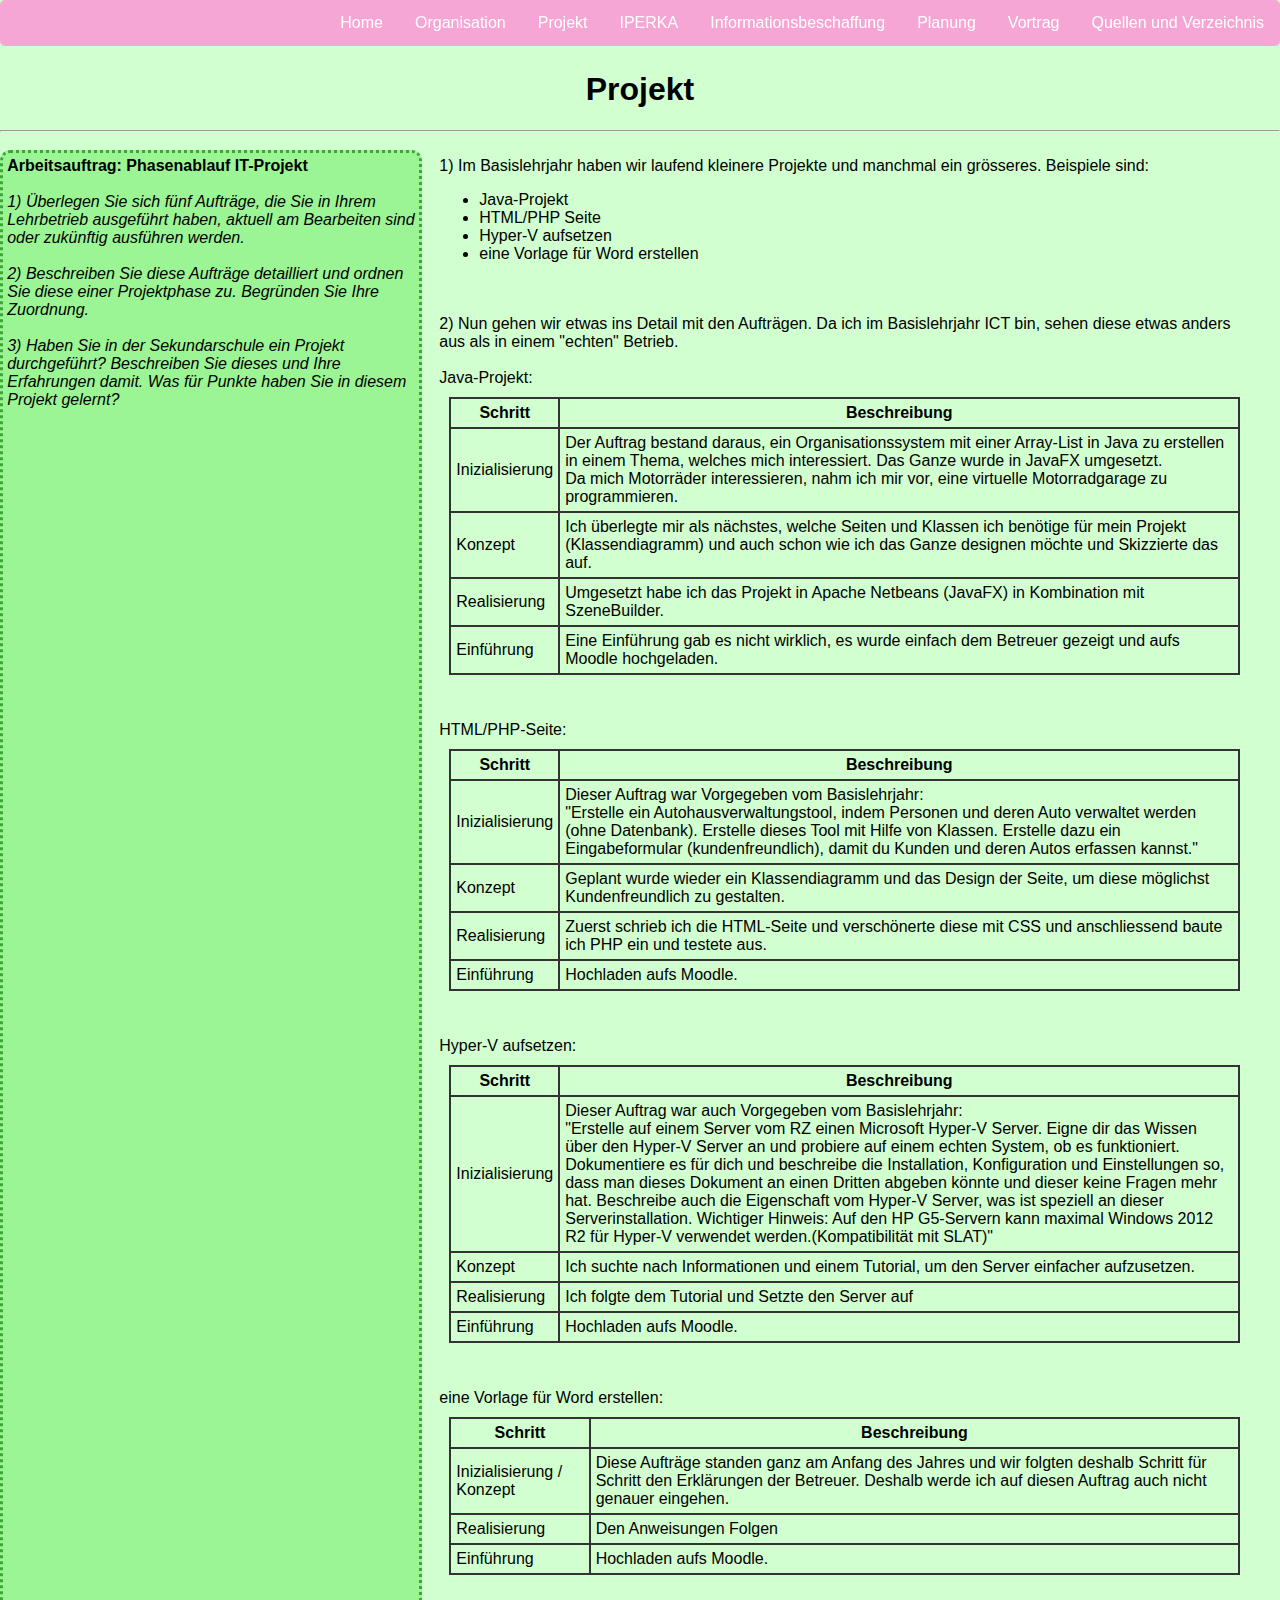
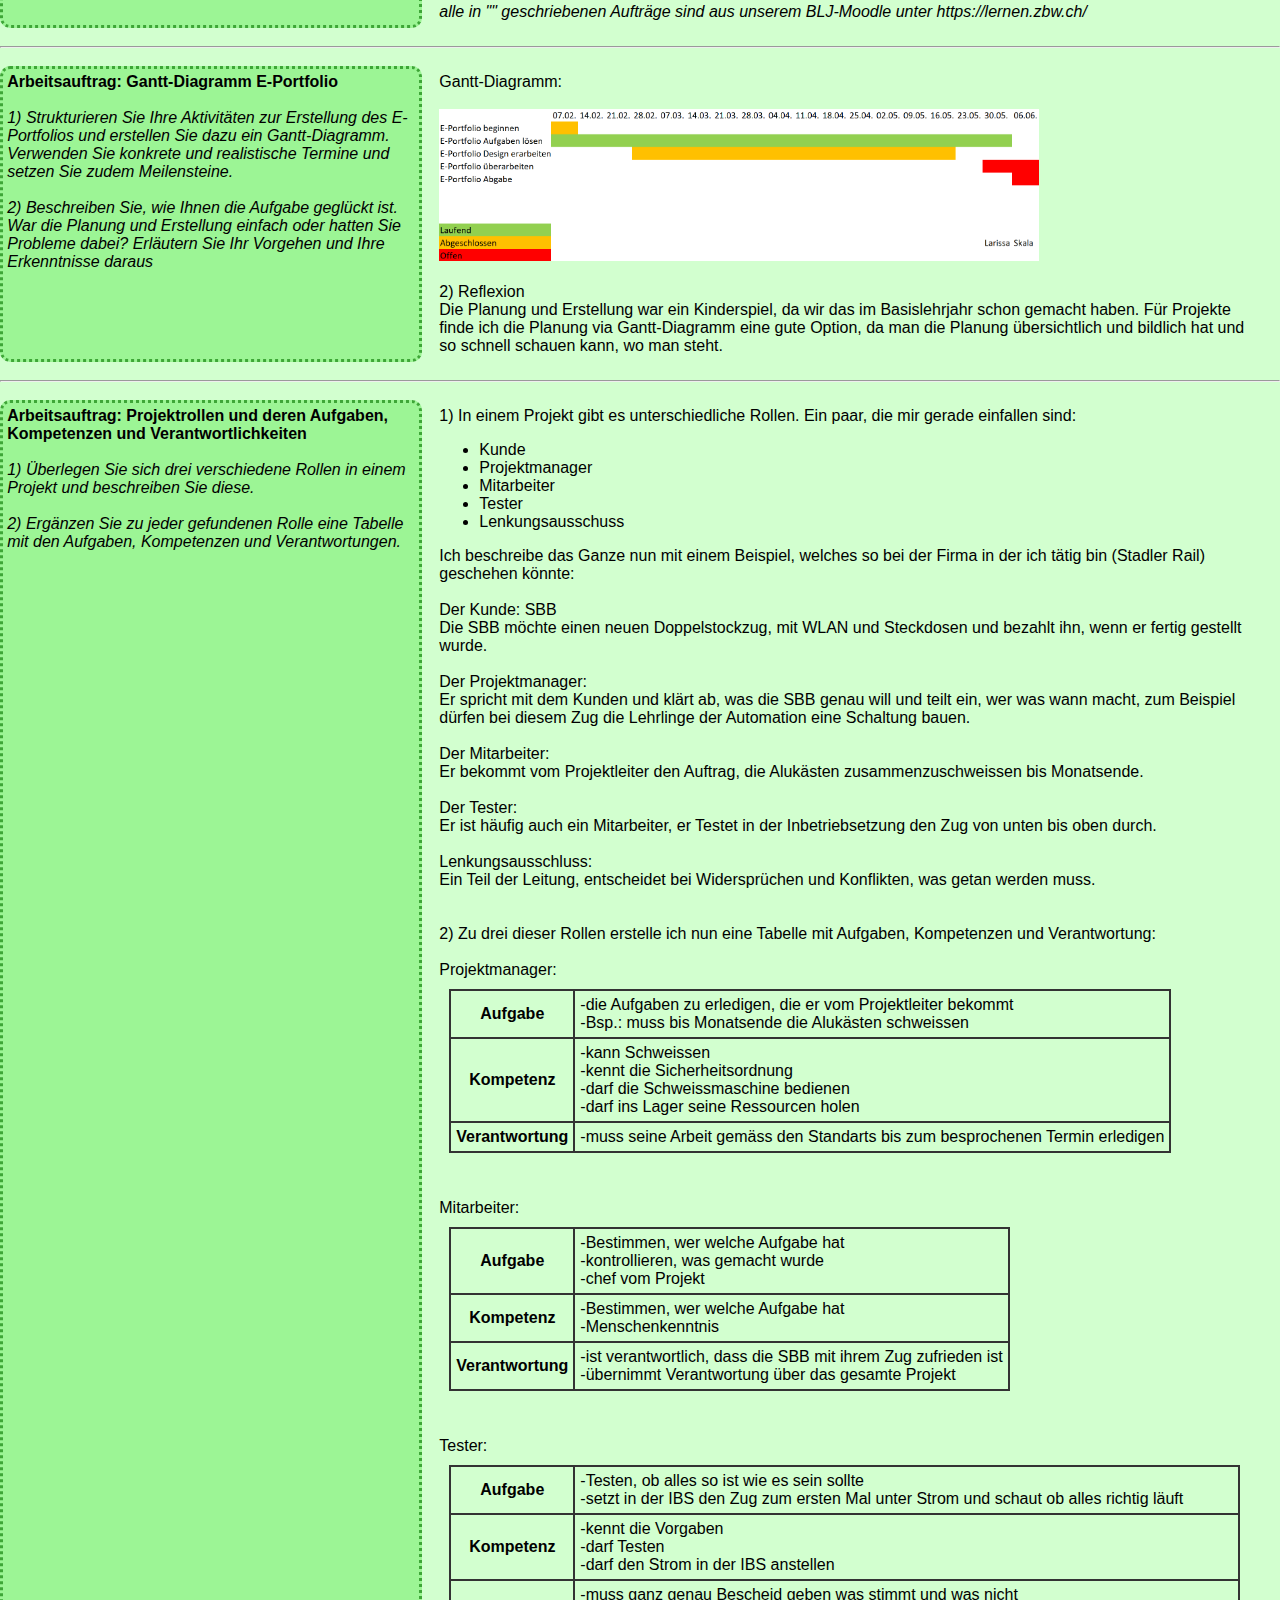
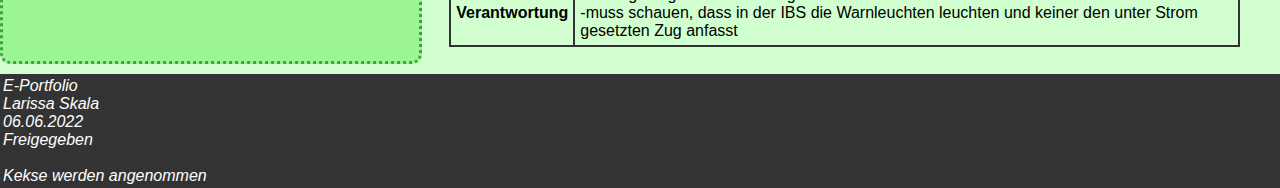
<file: ePortfolio/projekte.html>
<!DOCTYPE html>
<html lang="en">

<head>
    <meta charset="UTF-8">
    <meta http-equiv="X-UA-Compatible" content="IE=edge">
    <meta name="viewport" content="width=device-width, initial-scale=1.0">
    <title>E-Portfolio Larissa Skala</title>
    <link rel="stylesheet" href="style.css">
    <link rel="stylesheet" href="https://cdnjs.cloudflare.com/ajax/libs/font-awesome/4.7.0/css/font-awesome.min.css">
</head>

<body>

    <header>
        <div class="navDesktop">
            <ul>
                <li>
                    <a href="verzeichnisse.html">Quellen und Verzeichnis</a>
                </li>
                <li>
                    <a href="vortrag.html">Vortrag</a>
                </li>
                <li>
                    <a href="planung.html">Planung</a>
                </li>
                <li>
                    <a href="infos.html">Informationsbeschaffung</a>
                </li>
                <li>
                    <a href="iperka.html">IPERKA</a>
                </li>
                <li>
                    <a href="projekte.html">Projekt</a>
                </li>
                <li>
                    <a href="organisation.html">Organisation</a>
                </li>
                <li>
                    <a href="index.html">Home</a>
                </li>
            </ul>

        </div>

        <div class="navMobile">
            <a class="active">E-Portfolio</a>
            <div id="seitenLinks">

                <a href="index.html">Home</a>
                <a href="organisation.html">Organisation</a>
                <a href="projekte.html">Projekt</a>
                <a href="iperka.html">IPERKA</a>
                <a href="infos.html">Informationsbeschaffung</a>
                <a href="planung.html">Planung</a>
                <a href="vortrag.html">Vortrag</a>
                <a href="verzeichnisse.html">Quellen und Verzeichnis</a>


            </div>
            <a href="javascript:void(0);" class="icon" onclick="burgeer()">
                <i class="fa fa-bars"></i>
            </a>
        </div>
        </div>

        <script>
            function burgeer() {
                var links = document.getElementById("seitenLinks");
                if (links.style.display === "block") {
                    links.style.display = "none";
                } else {
                    links.style.display = "block";
                }
            }
        </script>


    </header>

    <div class="seitenInhalt">
        <h1>Projekt</h1>
        <hr>

        <div id="projekte1" class="aufgabeGrp">
            <div class="beschreibung">
                <b>Arbeitsauftrag: Phasenablauf IT-Projekt</b>
                <br><br>
                <i>
                    1) Überlegen Sie sich fünf Aufträge, die Sie in Ihrem Lehrbetrieb ausgeführt
                    haben, aktuell am Bearbeiten sind oder zukünftig ausführen werden.
                </i>
                <br><br>
                <i>
                    2) Beschreiben Sie diese Aufträge detailliert und ordnen Sie diese einer Projektphase zu. Begründen
                    Sie Ihre Zuordnung.
                </i>
                <br><br>
                <i>
                    3) Haben Sie in der Sekundarschule ein Projekt durchgeführt? Beschreiben
                    Sie dieses und Ihre Erfahrungen damit. Was für Punkte haben Sie in diesem Projekt gelernt?
                </i>
            </div>
            <div class="aufgabe">
                1) Im Basislehrjahr haben wir laufend kleinere Projekte und manchmal ein grösseres. Beispiele sind:

                <ul>
                    <li>Java-Projekt</li>
                    <li>HTML/PHP Seite</li>
                    <li>Hyper-V aufsetzen</li>
                    <li>eine Vorlage für Word erstellen</li>
                </ul>
                <br><br>

                2) Nun gehen wir etwas ins Detail mit den Aufträgen. Da ich im Basislehrjahr ICT bin, sehen diese etwas
                anders aus als in einem "echten" Betrieb.
                <br><br>
                Java-Projekt:

                <table id="table1">
                    <tr>
                        <th>Schritt</th>
                        <th>Beschreibung</th>
                    </tr>
                    <tr>
                        <td>Inizialisierung</td>
                        <td>Der Auftrag bestand daraus, ein Organisationssystem mit einer Array-List in Java zu
                            erstellen in einem Thema, welches mich interessiert. Das Ganze wurde in JavaFX umgesetzt.
                            <br>
                            Da mich Motorräder interessieren, nahm ich mir vor, eine virtuelle Motorradgarage zu
                            programmieren.
                        </td>
                    </tr>
                    <tr>
                        <td>Konzept</td>
                        <td>Ich überlegte mir als nächstes, welche Seiten und Klassen ich benötige für mein Projekt
                            (Klassendiagramm) und auch schon wie ich das Ganze designen möchte und Skizzierte das auf.
                        </td>
                    </tr>
                    <tr>
                        <td>Realisierung</td>
                        <td>Umgesetzt habe ich das Projekt in Apache Netbeans (JavaFX) in Kombination mit SzeneBuilder.
                        </td>
                    </tr>
                    <tr>
                        <td>Einführung</td>
                        <td>Eine Einführung gab es nicht wirklich, es wurde einfach dem Betreuer gezeigt und aufs Moodle
                            hochgeladen. </td>
                    </tr>
                </table>
                <br><br>

                HTML/PHP-Seite:

                <table id="table2">
                    <tr>
                        <th>Schritt</th>
                        <th>Beschreibung</th>
                    </tr>
                    <tr>
                        <td>Inizialisierung</td>
                        <td>Dieser Auftrag war Vorgegeben vom Basislehrjahr:
                            <br>
                            "Erstelle ein Autohausverwaltungstool, indem Personen und deren Auto verwaltet werden (ohne
                            Datenbank). Erstelle dieses Tool mit Hilfe von Klassen. Erstelle dazu ein Eingabeformular
                            (kundenfreundlich), damit du Kunden und deren Autos erfassen kannst."
                        </td>
                    </tr>
                    <tr>
                        <td>Konzept</td>
                        <td>
                            Geplant wurde wieder ein Klassendiagramm und das Design der Seite, um diese möglichst
                            Kundenfreundlich zu gestalten.
                        </td>
                    </tr>
                    <tr>
                        <td>Realisierung</td>
                        <td>
                            Zuerst schrieb ich die HTML-Seite und verschönerte diese mit CSS und anschliessend baute ich
                            PHP ein und testete aus.
                        </td>
                    </tr>
                    <tr>
                        <td>Einführung</td>
                        <td>Hochladen aufs Moodle.</td>
                    </tr>
                </table>
                <br><br>
                Hyper-V aufsetzen:

                <table id="table3">
                    <tr>
                        <th>Schritt</th>
                        <th>Beschreibung</th>
                    </tr>
                    <tr>
                        <td>Inizialisierung</td>
                        <td>Dieser Auftrag war auch Vorgegeben vom Basislehrjahr: <br>
                            "Erstelle auf einem Server vom RZ einen Microsoft Hyper-V Server. Eigne dir das Wissen über
                            den Hyper-V Server an und probiere auf einem echten System, ob es funktioniert.
                            Dokumentiere es für dich und beschreibe die Installation, Konfiguration und Einstellungen
                            so, dass man dieses Dokument an einen Dritten abgeben könnte und dieser keine Fragen mehr
                            hat. Beschreibe auch die Eigenschaft vom Hyper-V Server, was ist speziell an dieser
                            Serverinstallation. Wichtiger Hinweis: Auf den HP G5-Servern kann maximal Windows 2012 R2
                            für Hyper-V verwendet werden.(Kompatibilität mit SLAT)"</td>
                    </tr>
                    <tr>
                        <td>Konzept</td>
                        <td>
                            Ich suchte nach Informationen und einem Tutorial, um den Server einfacher aufzusetzen.
                        </td>
                    </tr>
                    <tr>
                        <td>Realisierung</td>
                        <td>
                            Ich folgte dem Tutorial und Setzte den Server auf
                        </td>
                    </tr>
                    <tr>
                        <td>Einführung</td>
                        <td>Hochladen aufs Moodle.</td>
                    </tr>
                </table>
                <br><br>

                eine Vorlage für Word erstellen:
                <table id="table4">
                    <tr>
                        <th>Schritt</th>
                        <th>Beschreibung</th>
                    </tr>
                    <tr>
                        <td>Inizialisierung / Konzept</td>
                        <td>
                            Diese Aufträge standen ganz am Anfang des Jahres und wir folgten deshalb Schritt für Schritt
                            den Erklärungen der Betreuer. Deshalb werde ich auf diesen Auftrag auch nicht genauer
                            eingehen.
                        </td>
                    </tr>
                    <tr>
                        <td>Realisierung</td>
                        <td>
                            Den Anweisungen Folgen
                        </td>
                    </tr>
                    <tr>
                        <td>Einführung</td>
                        <td>Hochladen aufs Moodle.</td>
                    </tr>
                </table>
                <br>
                <i>alle in "" geschriebenen Aufträge sind aus unserem BLJ-Moodle unter
                    https://lernen.zbw.ch/</i>

            </div>
        </div>
        <hr>
        <div id="projekte2" class="aufgabeGrp">
            <div class="beschreibung">
                <b>
                    Arbeitsauftrag: Gantt-Diagramm E-Portfolio
                </b>
                <br><br>
                <i>
                    1) Strukturieren Sie Ihre Aktivitäten zur Erstellung des E-Portfolios und erstellen Sie dazu ein
                    Gantt-Diagramm. Verwenden Sie konkrete und realistische Termine und setzen Sie zudem Meilensteine.
                </i>
                <br><br>
                <i>
                    2) Beschreiben Sie, wie Ihnen die Aufgabe geglückt ist. War die Planung
                    und Erstellung einfach oder hatten Sie Probleme dabei? Erläutern Sie Ihr
                    Vorgehen und Ihre Erkenntnisse daraus
                </i>
            </div>
            <div class="aufgabe">
                Gantt-Diagramm: <br><br>
                <img id="imgGantt" src="gantt.png" alt="">
                <br><br>
                2) Reflexion <br>
                Die Planung und Erstellung war ein Kinderspiel, da wir das im Basislehrjahr schon
                gemacht haben. Für Projekte finde ich die Planung via Gantt-Diagramm eine gute Option,
                da man die Planung übersichtlich und bildlich hat und so schnell schauen kann, wo man steht.
            </div>
        </div>
        <hr>
        <div id="projekte3" class="aufgabeGrp">
            <div class="beschreibung">
                <b>
                    Arbeitsauftrag: Projektrollen und deren Aufgaben, Kompetenzen
                    und Verantwortlichkeiten
                </b>
                <br><br>
                <i>
                    1) Überlegen Sie sich drei verschiedene Rollen in einem Projekt und beschreiben Sie diese.
                </i>
                <br><br>
                <i>
                    2) Ergänzen Sie zu jeder gefundenen Rolle eine Tabelle mit den Aufgaben,
                    Kompetenzen und Verantwortungen.
                </i>
            </div>

            <div class="aufgabe">
                1) In einem Projekt gibt es unterschiedliche Rollen. Ein paar, die mir gerade einfallen sind:

                <ul>
                    <li>Kunde</li>
                    <li>Projektmanager</li>
                    <li>Mitarbeiter</li>
                    <li>Tester</li>
                    <li>Lenkungsausschuss</li>
                </ul>
                Ich beschreibe das Ganze nun mit einem Beispiel, welches so bei der Firma in der ich tätig bin (Stadler
                Rail) geschehen könnte:
                <br><br>
                Der Kunde: SBB
                <br>
                Die SBB möchte einen neuen Doppelstockzug, mit WLAN und Steckdosen und bezahlt ihn, wenn er fertig
                gestellt wurde.
                <br><br>
                Der Projektmanager:
                <br>
                Er spricht mit dem Kunden und klärt ab, was die SBB genau will und teilt ein, wer was wann macht, zum
                Beispiel dürfen bei diesem Zug die Lehrlinge der Automation eine Schaltung bauen.
                <br><br>
                Der Mitarbeiter:
                <br>
                Er bekommt vom Projektleiter den Auftrag, die Alukästen zusammenzuschweissen bis Monatsende.
                <br><br>
                Der Tester: <br>
                Er ist häufig auch ein Mitarbeiter, er Testet in der Inbetriebsetzung den Zug von unten bis oben durch.
                <br><br>
                Lenkungsausschluss:
                <br>
                Ein Teil der Leitung, entscheidet bei Widersprüchen und Konflikten, was getan werden muss.
                <br><br><br>
                2) Zu drei dieser Rollen erstelle ich nun eine Tabelle mit Aufgaben, Kompetenzen und Verantwortung:
                <br><br>

                Projektmanager:
                <table id="table5">
                    <tr>
                        <th>
                            Aufgabe
                        </th>
                        <td>
                            -die Aufgaben zu erledigen, die er vom Projektleiter bekommt <br>
                            -Bsp.: muss bis Monatsende die Alukästen schweissen

                        </td>
                    </tr>
                    <tr>
                        <th>Kompetenz</th>
                        <td>
                            -kann Schweissen <br>
                            -kennt die Sicherheitsordnung <br>
                            -darf die Schweissmaschine bedienen <br>
                            -darf ins Lager seine Ressourcen holen <br>

                        </td>
                    </tr>
                    <tr>
                        <th>Verantwortung</th>
                        <td>
                            -muss seine Arbeit gemäss den Standarts bis zum besprochenen Termin erledigen
                        </td>
                    </tr>

                </table>
                <br><br>

                Mitarbeiter:
                <table id="table6">
                    <tr>
                        <th>
                            Aufgabe
                        </th>
                        <td>
                            -Bestimmen, wer welche Aufgabe hat <br>
                            -kontrollieren, was gemacht wurde <br>
                            -chef vom Projekt <br>

                        </td>
                    </tr>
                    <tr>
                        <th>Kompetenz</th>
                        <td>
                            -Bestimmen, wer welche Aufgabe hat <br>
                            -Menschenkenntnis
                        </td>
                    </tr>
                    <tr>
                        <th>Verantwortung</th>
                        <td>
                            -ist verantwortlich, dass die SBB mit ihrem Zug zufrieden ist <br>
                            -übernimmt Verantwortung über das gesamte Projekt

                        </td>
                    </tr>

                </table>
                <br><br>

                Tester:
                <table id="table7">
                    <tr>
                        <th>
                            Aufgabe
                        </th>
                        <td>
                            -Testen, ob alles so ist wie es sein sollte <br>
                            -setzt in der IBS den Zug zum ersten Mal unter Strom und schaut ob alles richtig läuft
                        </td>
                    </tr>
                    <tr>
                        <th>Kompetenz</th>
                        <td>
                            -kennt die Vorgaben <br>
                            -darf Testen <br>
                            -darf den Strom in der IBS anstellen

                        </td>
                    </tr>
                    <tr>
                        <th>Verantwortung</th>
                        <td>
                            -muss ganz genau Bescheid geben was stimmt und was nicht <br>
                            -muss schauen, dass in der IBS die Warnleuchten leuchten und keiner den unter Strom
                            gesetzten Zug anfasst

                        </td>
                    </tr>

                </table>
            </div>
        </div>
    </div>
    <footer>
        <address>
            E-Portfolio <br>
            Larissa Skala <br>
            06.06.2022 <br>
            Freigegeben
        </address>
        <br>

        <div>
            <i>Kekse werden angenommen</i>
        </div>
    </footer>
</body>

</html>
</file>
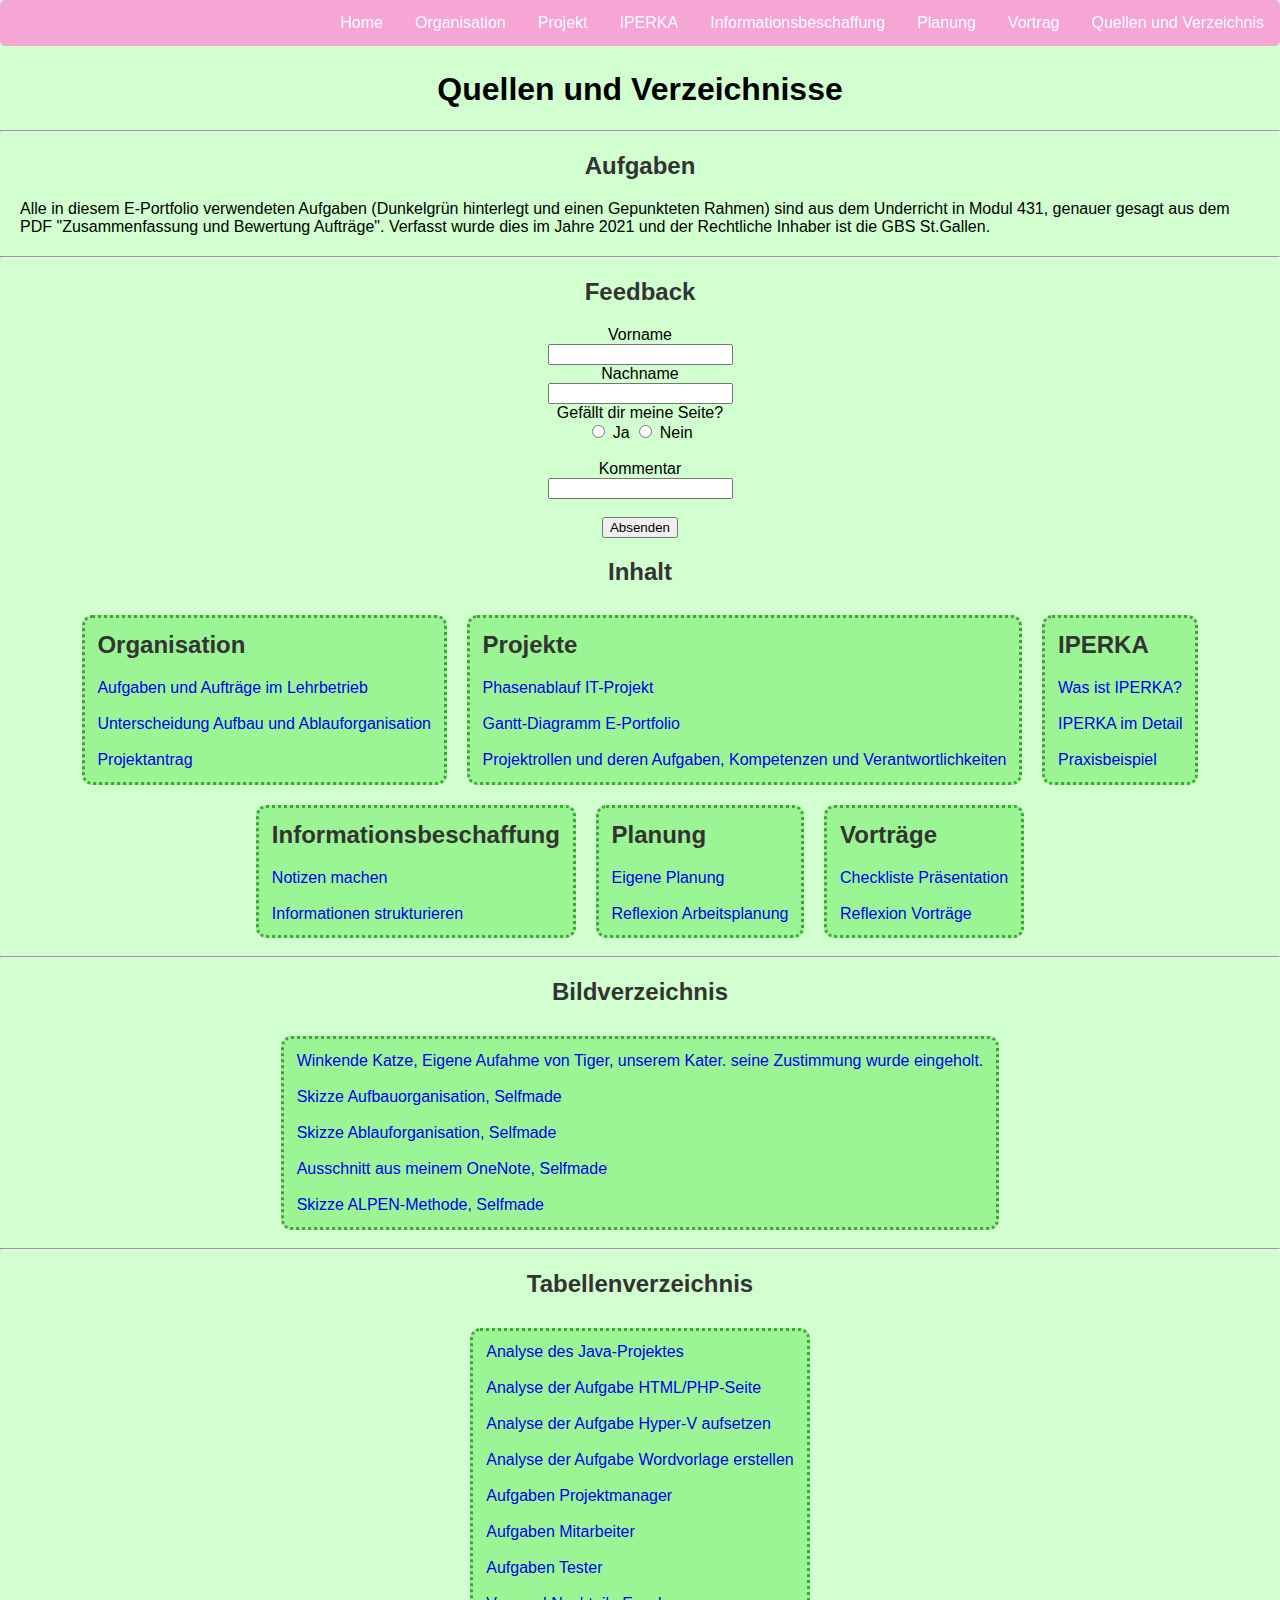
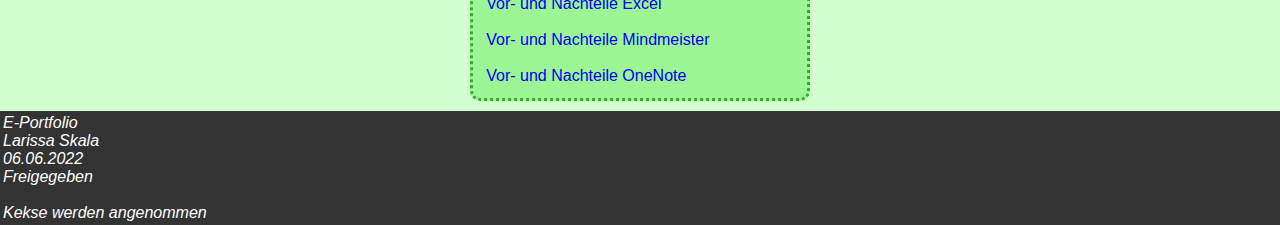
<file: ePortfolio/verzeichnisse.html>
<!DOCTYPE html>
<html lang="en">

<head>
    <meta charset="UTF-8">
    <meta http-equiv="X-UA-Compatible" content="IE=edge">
    <meta name="viewport" content="width=device-width, initial-scale=1.0">
    <title>E-Portfolio Larissa Skala</title>
    <link rel="stylesheet" href="style.css">
    <link rel="stylesheet" href="https://cdnjs.cloudflare.com/ajax/libs/font-awesome/4.7.0/css/font-awesome.min.css">
</head>

<body>

    <header>
        <div class="navDesktop">
            <ul>
                <li>
                    <a href="verzeichnisse.html">Quellen und Verzeichnis</a>
                </li>
                <li>
                    <a href="vortrag.html">Vortrag</a>
                </li>
                <li>
                    <a href="planung.html">Planung</a>
                </li>
                <li>
                    <a href="infos.html">Informationsbeschaffung</a>
                </li>
                <li>
                    <a href="iperka.html">IPERKA</a>
                </li>
                <li>
                    <a href="projekte.html">Projekt</a>
                </li>
                <li>
                    <a href="organisation.html">Organisation</a>
                </li>
                <li>
                    <a href="index.html">Home</a>
                </li>
            </ul>

        </div>

        <div class="navMobile">
            <a class="active">E-Portfolio</a>
            <div id="seitenLinks">

                <a href="index.html">Home</a>
                <a href="organisation.html">Organisation</a>
                <a href="projekte.html">Projekt</a>
                <a href="iperka.html">IPERKA</a>
                <a href="infos.html">Informationsbeschaffung</a>
                <a href="planung.html">Planung</a>
                <a href="vortrag.html">Vortrag</a>
                <a href="verzeichnisse.html">Quellen und Verzeichnis</a>


            </div>
            <a href="javascript:void(0);" class="icon" onclick="burgeer()">
                <i class="fa fa-bars"></i>
            </a>
        </div>
        </div>

        <script>
            function burgeer() {
                var links = document.getElementById("seitenLinks");
                if (links.style.display === "block") {
                    links.style.display = "none";
                } else {
                    links.style.display = "block";
                }
            }
        </script>


    </header>

    <div class="seitenInhalt">
        <h1>Quellen und Verzeichnisse</h1>
        <hr>
        <h2 class="quellen">Aufgaben</h2>
        <div id="quelleAufgaben">
            Alle in diesem E-Portfolio verwendeten Aufgaben (Dunkelgrün hinterlegt und einen Gepunkteten Rahmen) sind
            aus dem Underricht in Modul 431, genauer gesagt aus
            dem PDF "Zusammenfassung und Bewertung Aufträge".
            Verfasst wurde dies im Jahre 2021 und der Rechtliche Inhaber ist die GBS St.Gallen.
        </div>
        <hr>

        <h2 class="quellen">Feedback</h2>
        <div class="quellen">
            <form action="./vielendank.html">
                <label>Vorname</label><br>
                <input type="text"><br>
                <label>Nachname</label><br>
                <input type="text"><br>
                <label>Gefällt dir meine Seite?</label><br>
                <input type="radio" name="abstimmung" value="Ja">
                <label>Ja</label>
                <input type="radio" name="abstimmung" value="Nein">
                <label>Nein</label><br><br>
                <label>Kommentar</label><br>
                <input type="text"><br><br>
                <input type="submit" value="Absenden">
            </form>
        </div>

        <h2 class="quellen">Inhalt</h2>
        <div class="verzeichnisse">
            <div class="quellenBox">
                <a href="organisation.html">
                    <h2>Organisation</h2>
                </a>
                <a href="organisation.html#organisation1">
                    Aufgaben und Aufträge im Lehrbetrieb
                </a>
                <br><br>
                <a href="organisation.html#organisation2">
                    Unterscheidung Aufbau und Ablauforganisation
                </a>
                <br><br>
                <a href="organisation.html#organisation3">
                    Projektantrag
                </a>
            </div>

            <div class="quellenBox">
                <a href="projekte.html">
                    <h2>Projekte</h2>
                </a>
                <a href="projekte.html#projekte1">
                    Phasenablauf IT-Projekt
                </a>
                <br><br>
                <a href="projekte.html#projekte2">
                    Gantt-Diagramm E-Portfolio
                </a>
                <br><br>
                <a href="projekte.html#projekte3">
                    Projektrollen und deren Aufgaben, Kompetenzen und Verantwortlichkeiten
                </a>
            </div>

            <div class="quellenBox">
                <a href="iperka.html">
                    <h2>IPERKA</h2>
                </a>
                <a href="iperka.html#iperka1">
                    Was ist IPERKA?
                </a>
                <br><br>
                <a href="iperka.html#iperka2">
                    IPERKA im Detail
                </a>
                <br><br>
                <a href="iperka.html#iperka3">
                    Praxisbeispiel
                </a>
            </div>

            <div class="quellenBox">
                <a href="projekte.html">
                    <h2>Informationsbeschaffung</h2>
                </a>
                <a href="infos.html#infos1">
                    Notizen machen
                </a>
                <br><br>
                <a href="infos.html#infos2">
                    Informationen strukturieren
                </a>
            </div>

            <div class="quellenBox">
                <a href="planung.html">
                    <h2>Planung</h2>
                </a>
                <a href="infos.html#infos1">
                    Eigene Planung
                </a>
                <br><br>
                <a href="infos.html#infos2">
                    Reflexion Arbeitsplanung
                </a>
            </div>

            <div class="quellenBox">
                <a href="vortrag.html">
                    <h2>Vorträge</h2>
                </a>
                <a href="vortrag.html#vortrag1">
                    Checkliste Präsentation
                </a>
                <br><br>
                <a href="vortrag.html#vortrag2">
                    Reflexion Vorträge
                </a>
            </div>

        </div>
        <hr>

        <h2 class="quellen">Bildverzeichnis</h2>


        <div class="verzeichnisse">
            <div class="quellenBox">
                <a href="index.html#catGif">
                    Winkende Katze, Eigene Aufahme von Tiger, unserem Kater. seine Zustimmung wurde eingeholt.
                </a>
                <br><br>
                <a href="organisation.html#bild1">
                    Skizze Aufbauorganisation, Selfmade
                </a>
                <br><br>
                <a href="organisation.html#bild2">
                    Skizze Ablauforganisation, Selfmade
                </a>
                <br><br>
                <a href="infos.html#imgNotes">
                    Ausschnitt aus meinem OneNote, Selfmade
                </a>
                <br><br>
                <a href="planung.html#alpenBild">
                    Skizze ALPEN-Methode, Selfmade
                </a>
            </div>
        </div>
        <hr>

        <h2 class="quellen">Tabellenverzeichnis</h2>
        <div class="verzeichnisse">
            <div class="quellenBox">
                <a href="projekte.html#table1">
                    Analyse des Java-Projektes
                </a>
                <br><br>
                <a href="projekte.html#table2">
                    Analyse der Aufgabe HTML/PHP-Seite
                </a>
                <br><br>
                <a href="projekte.html#table3">
                    Analyse der Aufgabe Hyper-V aufsetzen
                </a>
                <br><br>
                <a href="projekte.html#table4">
                    Analyse der Aufgabe Wordvorlage erstellen
                </a>
                <br><br>
                <a href="projekte.html#table5">
                    Aufgaben Projektmanager
                </a>
                <br><br>
                <a href="projekte.html#table6">
                    Aufgaben Mitarbeiter
                </a>
                <br><br>
                <a href="projekte.html#table7">
                    Aufgaben Tester
                </a>
                <br><br>
                <a href="infos.html#table8">
                    Vor- und Nachteile Excel
                </a>
                <br><br>
                <a href="infos.html#table9">
                    Vor- und Nachteile Mindmeister
                </a>
                <br><br>
                <a href="infos.html#table10">
                    Vor- und Nachteile OneNote
                </a>
            </div>
        </div>

    </div>
    <footer>
        <address>
            E-Portfolio <br>
            Larissa Skala <br>
            06.06.2022 <br>
            Freigegeben
        </address>
        <br>

        <div>
            <i>Kekse werden angenommen</i>
        </div>
    </footer>
</body>

</html>
</file>
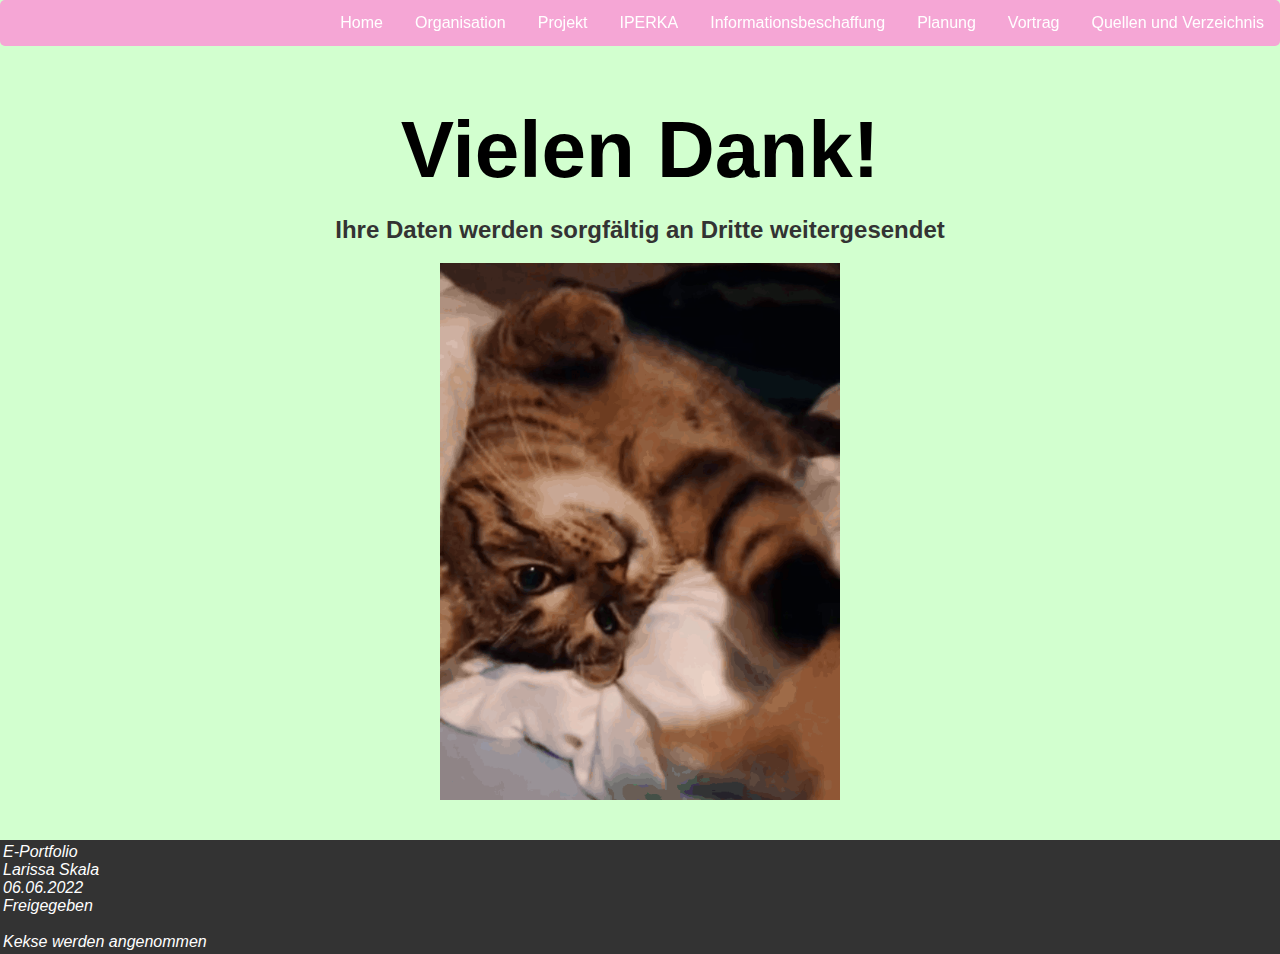
<file: ePortfolio/vielendank.html>
<!DOCTYPE html>
<html lang="en">

<head>
    <meta charset="UTF-8">
    <meta http-equiv="X-UA-Compatible" content="IE=edge">
    <meta name="viewport" content="width=device-width, initial-scale=1.0">
    <title>Danke</title>
    <link rel="stylesheet" href="style.css">
</head>

<body>
    <header>
        <div class="navDesktop">
            <ul>
                <li>
                    <a href="verzeichnisse.html">Quellen und Verzeichnis</a>
                </li>
                <li>
                    <a href="vortrag.html">Vortrag</a>
                </li>
                <li>
                    <a href="planung.html">Planung</a>
                </li>
                <li>
                    <a href="infos.html">Informationsbeschaffung</a>
                </li>
                <li>
                    <a href="iperka.html">IPERKA</a>
                </li>
                <li>
                    <a href="projekte.html">Projekt</a>
                </li>
                <li>
                    <a href="organisation.html">Organisation</a>
                </li>
                <li>
                    <a href="index.html">Home</a>
                </li>
            </ul>

        </div>

        <div class="navMobile">
            <a class="active">E-Portfolio</a>
            <div id="seitenLinks">

                <a href="index.html">Home</a>
                <a href="organisation.html">Organisation</a>
                <a href="projekte.html">Projekt</a>
                <a href="iperka.html">IPERKA</a>
                <a href="infos.html">Informationsbeschaffung</a>
                <a href="planung.html">Planung</a>
                <a href="vortrag.html">Vortrag</a>
                <a href="verzeichnisse.html">Quellen und Verzeichnis</a>


            </div>
            <a href="javascript:void(0);" class="icon" onclick="burgeer()">
                <i class="fa fa-bars"></i>
            </a>
        </div>
        </div>

        <script>
            function burgeer() {
                var links = document.getElementById("seitenLinks");
                if (links.style.display === "block") {
                    links.style.display = "none";
                } else {
                    links.style.display = "block";
                }
            }
        </script>


    </header>
    <div class="seitenInhalt" id="index">
        <h1>Vielen Dank!</h1>
        <h2>Ihre Daten werden sorgfältig an Dritte weitergesendet</h2>
        <img id="catGif" src="tigerHello.gif" alt="Cat Waving">
        <br><br><br>
    </div>

    <footer>
        <address>
            E-Portfolio <br>
            Larissa Skala <br>
            06.06.2022 <br>
            Freigegeben
        </address>
        <br>

        <div>
            <i>Kekse werden angenommen</i>
        </div>
    </footer>
</body>

</html>
</file>
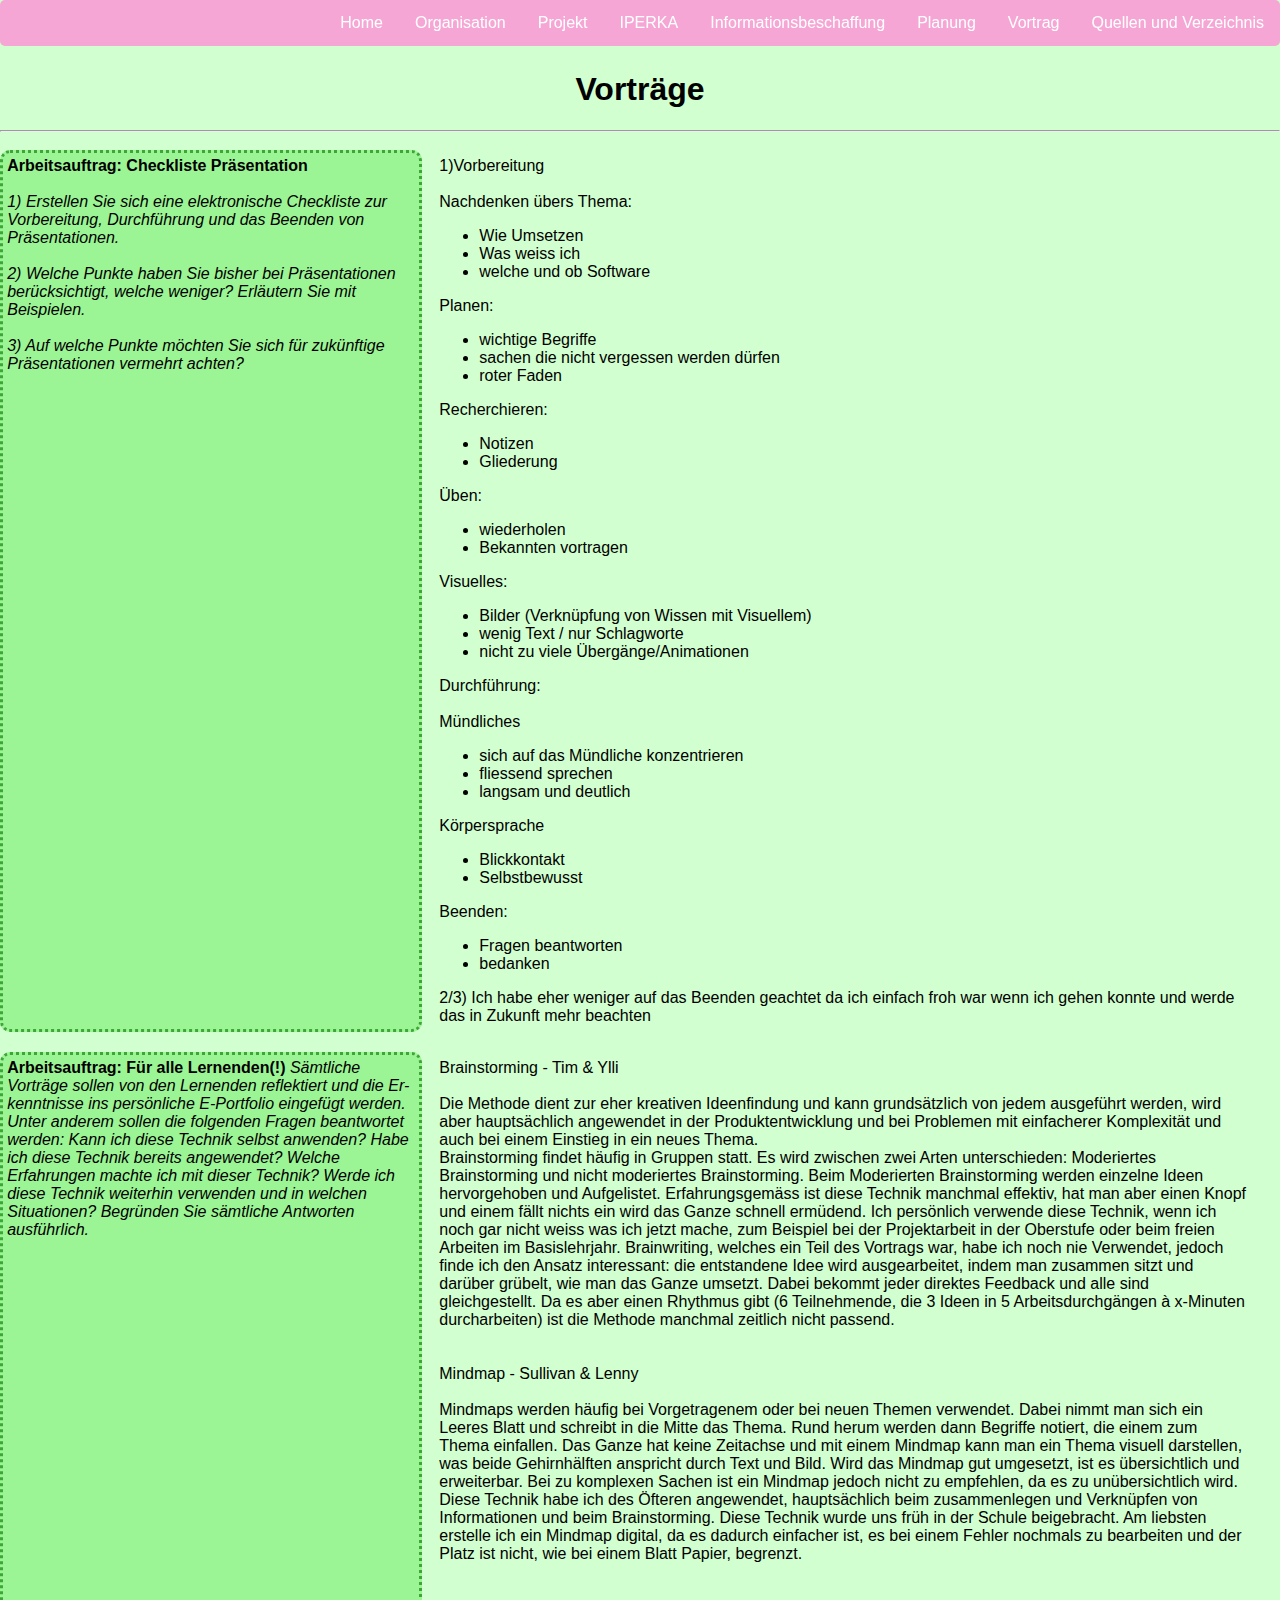
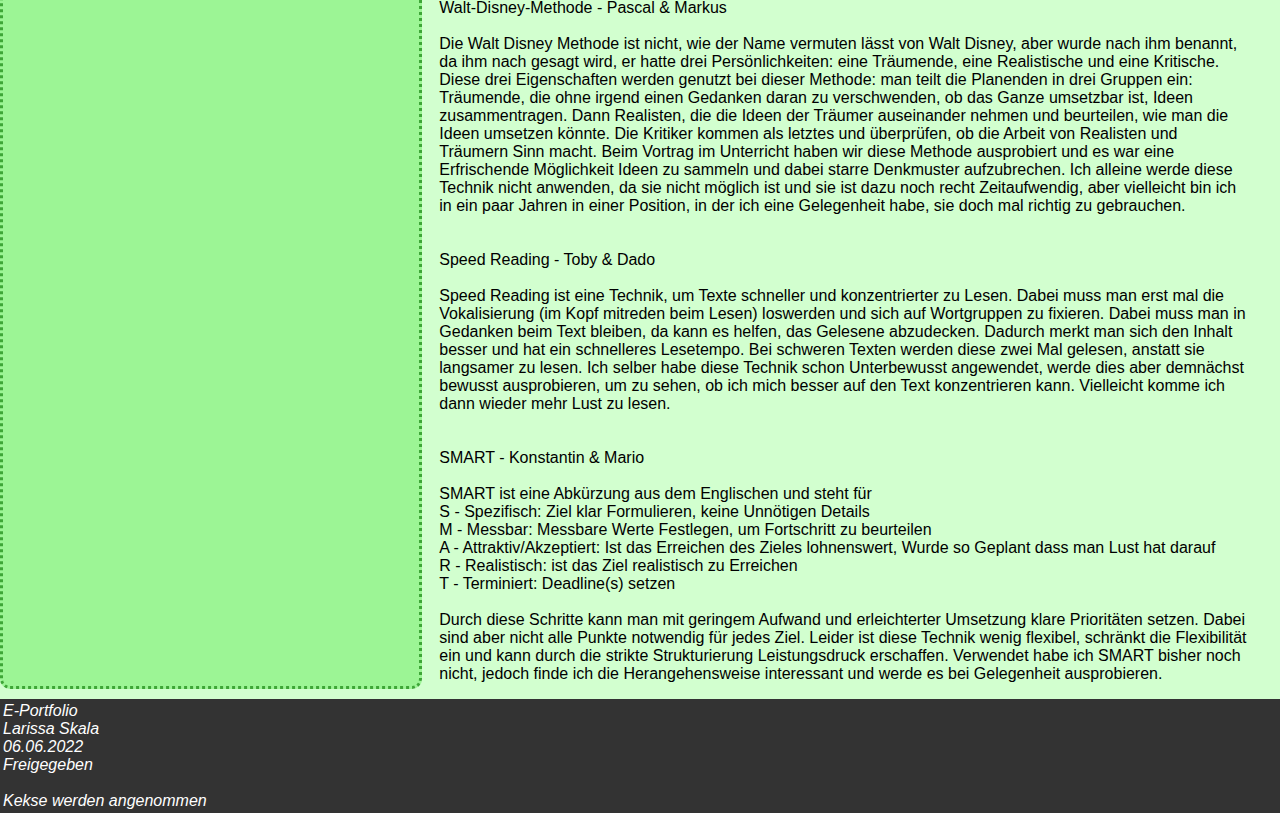
<file: ePortfolio/vortrag.html>
<!DOCTYPE html>
<html lang="en">

<head>
    <meta charset="UTF-8">
    <meta http-equiv="X-UA-Compatible" content="IE=edge">
    <meta name="viewport" content="width=device-width, initial-scale=1.0">
    <title>E-Portfolio Larissa Skala</title>
    <link rel="stylesheet" href="style.css">
    <link rel="stylesheet" href="https://cdnjs.cloudflare.com/ajax/libs/font-awesome/4.7.0/css/font-awesome.min.css">
</head>

<body>

    <header>
        <div class="navDesktop">
            <ul>
                <li>
                    <a href="verzeichnisse.html">Quellen und Verzeichnis</a>
                </li>
                <li>
                    <a href="vortrag.html">Vortrag</a>
                </li>
                <li>
                    <a href="planung.html">Planung</a>
                </li>
                <li>
                    <a href="infos.html">Informationsbeschaffung</a>
                </li>
                <li>
                    <a href="iperka.html">IPERKA</a>
                </li>
                <li>
                    <a href="projekte.html">Projekt</a>
                </li>
                <li>
                    <a href="organisation.html">Organisation</a>
                </li>
                <li>
                    <a href="index.html">Home</a>
                </li>
            </ul>

        </div>

        <div class="navMobile">
            <a class="active">E-Portfolio</a>
            <div id="seitenLinks">

                <a href="index.html">Home</a>
                <a href="organisation.html">Organisation</a>
                <a href="projekte.html">Projekt</a>
                <a href="iperka.html">IPERKA</a>
                <a href="infos.html">Informationsbeschaffung</a>
                <a href="planung.html">Planung</a>
                <a href="vortrag.html">Vortrag</a>
                <a href="verzeichnisse.html">Quellen und Verzeichnis</a>


            </div>
            <a href="javascript:void(0);" class="icon" onclick="burgeer()">
                <i class="fa fa-bars"></i>
            </a>
        </div>
        </div>

        <script>
            function burgeer() {
                var links = document.getElementById("seitenLinks");
                if (links.style.display === "block") {
                    links.style.display = "none";
                } else {
                    links.style.display = "block";
                }
            }
        </script>


    </header>

    <div class="seitenInhalt">
        <h1>Vorträge</h1>
        <hr>
        <div id="vortrag1" class="aufgabeGrp">
            <div class="beschreibung">
                <b>Arbeitsauftrag: Checkliste Präsentation</b>
                <br><br>
                <i>
                    1) Erstellen Sie sich eine elektronische Checkliste zur Vorbereitung, Durchführung und das Beenden
                    von Präsentationen.

                </i>
                <br><br>
                <i>
                    2) Welche Punkte haben Sie bisher bei Präsentationen berücksichtigt, welche weniger? Erläutern Sie
                    mit Beispielen.
                </i>
                <br><br>
                <i>
                    3) Auf welche Punkte möchten Sie sich für zukünftige Präsentationen vermehrt achten?

                </i>
            </div>

            <div class="aufgabe">
                1)Vorbereitung <br><br>
                Nachdenken übers Thema:

                <ul>
                    <li>Wie Umsetzen</li>
                    <li>Was weiss ich</li>
                    <li>welche und ob Software</li>
                </ul>

                Planen:
                <ul>
                    <li>wichtige Begriffe</li>
                    <li>sachen die nicht vergessen werden dürfen</li>
                    <li>roter Faden</li>
                </ul>

                Recherchieren:

                <ul>
                    <li>Notizen</li>
                    <li>Gliederung</li>
                </ul>

                Üben:
                <ul>
                    <li>wiederholen</li>
                    <li>Bekannten vortragen</li>
                </ul>

                Visuelles:
                <ul>
                    <li>Bilder (Verknüpfung von Wissen mit Visuellem)</li>
                    <li>wenig Text / nur Schlagworte</li>
                    <li>nicht zu viele Übergänge/Animationen</li>
                </ul>

                Durchführung:
                <br><br>
                Mündliches
                <ul>
                    <li>sich auf das Mündliche konzentrieren</li>
                    <li>fliessend sprechen</li>
                    <li>langsam und deutlich</li>
                </ul>

                Körpersprache
                <ul>
                    <li>Blickkontakt</li>
                    <li>Selbstbewusst</li>
                </ul>

                Beenden:
                <ul>
                    <li>Fragen beantworten</li>
                    <li>bedanken</li>
                </ul>

                2/3)
                Ich habe eher weniger auf das Beenden geachtet da ich einfach froh war wenn ich gehen konnte und werde
                das in Zukunft mehr beachten
            </div>
        </div>

        <div id="vortrag2" class="aufgabeGrp">
            <div class="beschreibung">
                <b>Arbeitsauftrag: Für alle Lernenden(!)</b>
                <i>
                    Sämtliche Vorträge sollen von den Lernenden reflektiert und die Er-kenntnisse
                    ins persönliche E-Portfolio eingefügt werden. Unter anderem sollen die folgenden Fragen beantwortet
                    werden:
                    Kann ich diese Technik selbst anwenden? Habe ich diese Technik bereits angewendet? Welche
                    Erfahrungen machte ich mit dieser Technik? Werde ich
                    diese Technik weiterhin verwenden und in welchen Situationen?
                    Begründen Sie sämtliche Antworten ausführlich.
                </i>
            </div>

            <div class="aufgabe">
                Brainstorming - Tim & Ylli
                <br><br>
                Die Methode dient zur eher kreativen Ideenfindung und kann grundsätzlich von jedem ausgeführt werden,
                wird aber hauptsächlich angewendet in der Produktentwicklung und bei Problemen mit einfacherer
                Komplexität und auch bei einem Einstieg in ein neues Thema. <br>
                Brainstorming findet häufig in Gruppen statt. Es wird zwischen zwei Arten unterschieden: Moderiertes
                Brainstorming und nicht moderiertes Brainstorming. Beim Moderierten Brainstorming werden einzelne Ideen
                hervorgehoben und Aufgelistet. Erfahrungsgemäss ist diese Technik manchmal effektiv, hat man aber einen
                Knopf und einem fällt nichts ein wird das Ganze schnell ermüdend. Ich persönlich verwende diese Technik,
                wenn ich noch gar nicht weiss was ich jetzt mache, zum Beispiel bei der Projektarbeit in der Oberstufe
                oder beim freien Arbeiten im Basislehrjahr. Brainwriting, welches ein Teil des Vortrags war, habe ich
                noch nie Verwendet, jedoch finde ich den Ansatz interessant: die entstandene Idee wird ausgearbeitet,
                indem man zusammen sitzt und darüber grübelt, wie man das Ganze umsetzt. Dabei bekommt jeder direktes
                Feedback und alle sind gleichgestellt. Da es aber einen Rhythmus gibt (6 Teilnehmende, die 3 Ideen in 5
                Arbeitsdurchgängen à x-Minuten durcharbeiten) ist die Methode manchmal zeitlich nicht passend.
                <br><br><br>



                Mindmap - Sullivan & Lenny
                <br><br>
                Mindmaps werden häufig bei Vorgetragenem oder bei neuen Themen verwendet. Dabei nimmt man sich ein
                Leeres Blatt und schreibt in die Mitte das Thema. Rund herum werden dann Begriffe notiert, die einem zum
                Thema einfallen. Das Ganze hat keine Zeitachse und mit einem Mindmap kann man ein Thema visuell
                darstellen, was beide Gehirnhälften anspricht durch Text und Bild. Wird das Mindmap gut umgesetzt, ist
                es übersichtlich und erweiterbar. Bei zu komplexen Sachen ist ein Mindmap jedoch nicht zu empfehlen, da
                es zu unübersichtlich wird. Diese Technik habe ich des Öfteren angewendet, hauptsächlich beim
                zusammenlegen und Verknüpfen von Informationen und beim Brainstorming. Diese Technik wurde uns früh in
                der Schule beigebracht. Am liebsten erstelle ich ein Mindmap digital, da es dadurch einfacher ist, es
                bei einem Fehler nochmals zu bearbeiten und der Platz ist nicht, wie bei einem Blatt Papier, begrenzt.
                <br><br><br>
                Walt-Disney-Methode - Pascal & Markus
                <br><br>
                Die Walt Disney Methode ist nicht, wie der Name vermuten lässt von Walt Disney, aber wurde nach ihm
                benannt, da ihm nach gesagt wird, er hatte drei Persönlichkeiten: eine Träumende, eine Realistische und
                eine Kritische. Diese drei Eigenschaften werden genutzt bei dieser Methode: man teilt die Planenden in
                drei Gruppen ein: Träumende, die ohne irgend einen Gedanken daran zu verschwenden, ob das Ganze
                umsetzbar ist, Ideen zusammentragen. Dann Realisten, die die Ideen der Träumer auseinander nehmen und
                beurteilen, wie man die Ideen umsetzen könnte. Die Kritiker kommen als letztes und überprüfen, ob die
                Arbeit von Realisten und Träumern Sinn macht. Beim Vortrag im Unterricht haben wir diese Methode
                ausprobiert und es war eine Erfrischende Möglichkeit Ideen zu sammeln und dabei starre Denkmuster
                aufzubrechen. Ich alleine werde diese Technik nicht anwenden, da sie nicht möglich ist und sie ist dazu
                noch recht Zeitaufwendig, aber vielleicht bin ich in ein paar Jahren in einer Position, in der ich eine
                Gelegenheit habe, sie doch mal richtig zu gebrauchen.
                <br><br><br>
                Speed Reading - Toby & Dado
                <br><br>
                Speed Reading ist eine Technik, um Texte schneller und konzentrierter zu Lesen. Dabei muss man erst mal
                die Vokalisierung (im Kopf mitreden beim Lesen) loswerden und sich auf Wortgruppen zu fixieren. Dabei
                muss man in Gedanken beim Text bleiben, da kann es helfen, das Gelesene abzudecken. Dadurch merkt man
                sich den Inhalt besser und hat ein schnelleres Lesetempo. Bei schweren Texten werden diese zwei Mal
                gelesen, anstatt sie langsamer zu lesen. Ich selber habe diese Technik schon Unterbewusst angewendet,
                werde dies aber demnächst bewusst ausprobieren, um zu sehen, ob ich mich besser auf den Text
                konzentrieren kann. Vielleicht komme ich dann wieder mehr Lust zu lesen.
                <br><br><br>
                SMART - Konstantin & Mario
                <br><br>
                SMART ist eine Abkürzung aus dem Englischen und steht für <br>
                S - Spezifisch: Ziel klar Formulieren, keine Unnötigen Details <br>
                M - Messbar: Messbare Werte Festlegen, um Fortschritt zu beurteilen <br>
                A - Attraktiv/Akzeptiert: Ist das Erreichen des Zieles lohnenswert, Wurde so Geplant dass man Lust hat
                darauf <br>
                R - Realistisch: ist das Ziel realistisch zu Erreichen <br>
                T - Terminiert: Deadline(s) setzen <br><br>

                Durch diese Schritte kann man mit geringem Aufwand und erleichterter Umsetzung klare Prioritäten setzen.
                Dabei sind aber nicht alle Punkte notwendig für jedes Ziel. Leider ist diese Technik wenig flexibel,
                schränkt die Flexibilität ein und kann durch die strikte Strukturierung Leistungsdruck erschaffen.
                Verwendet habe ich SMART bisher noch nicht, jedoch finde ich die Herangehensweise interessant und werde
                es bei Gelegenheit ausprobieren.
            </div>
        </div>
    </div>
    <footer>
        <address>
            E-Portfolio <br>
            Larissa Skala <br>
            06.06.2022 <br>
            Freigegeben
        </address>
        <br>

        <div>
            <i>Kekse werden angenommen</i>
        </div>
    </footer>
</body>

</html>
</file>
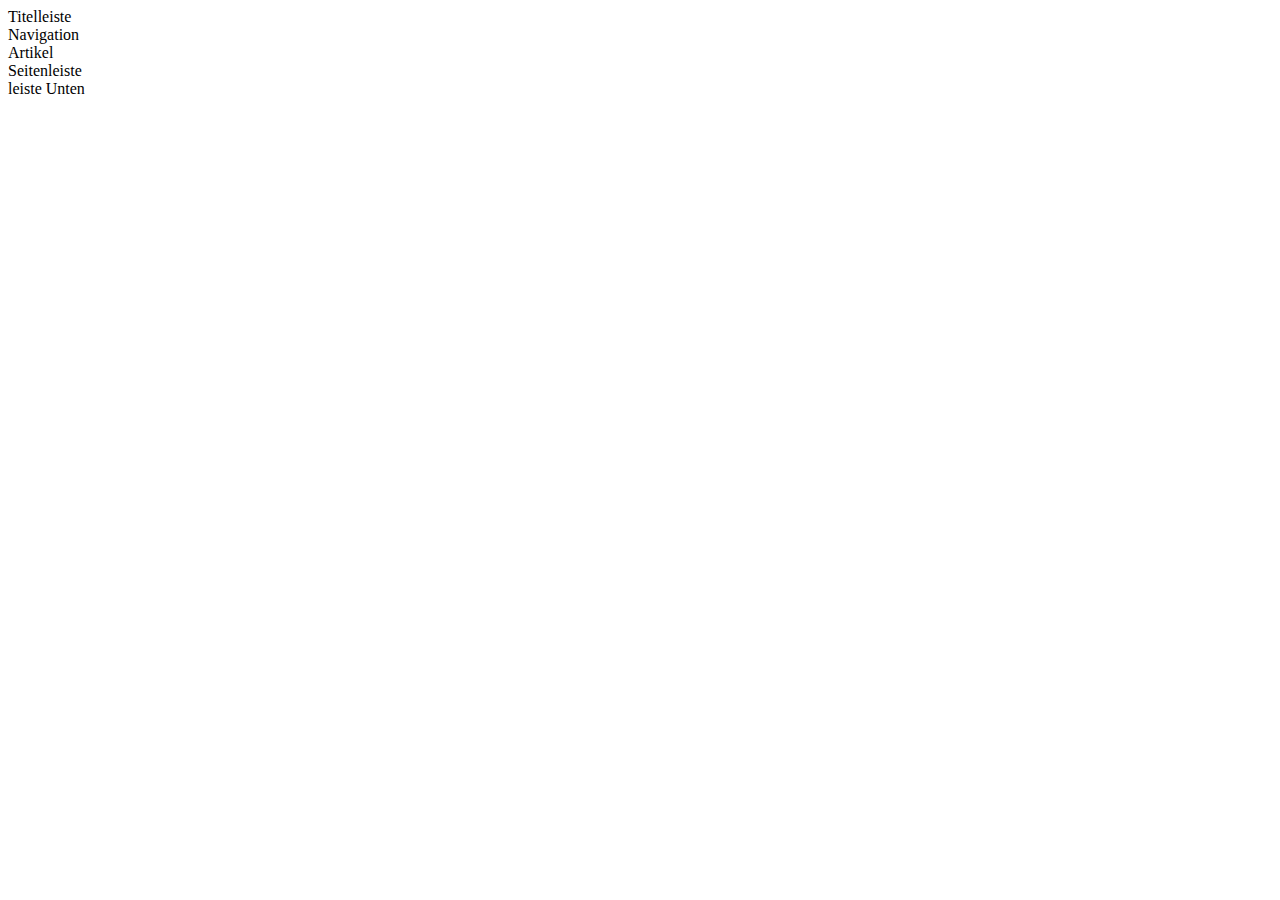
<file: Übungen/01_HTML-Struktur/struktur.html>
<!DOCTYPE html>
<html lang="en">
<head>
    <meta charset="UTF-8">
    <meta http-equiv="X-UA-Compatible" content="IE=edge">
    <meta name="viewport" content="width=device-width, initial-scale=1.0">
    <title>Strukturelemente</title>
</head>

<body>
    <header>
        Titelleiste
    </header>

    <nav>
        Navigation
    </nav>

    <article>
        Artikel
    </article>

    <aside>
        Seitenleiste
    </aside>

    <footer>
        leiste Unten
    </footer>
</body>
</html>
</file>
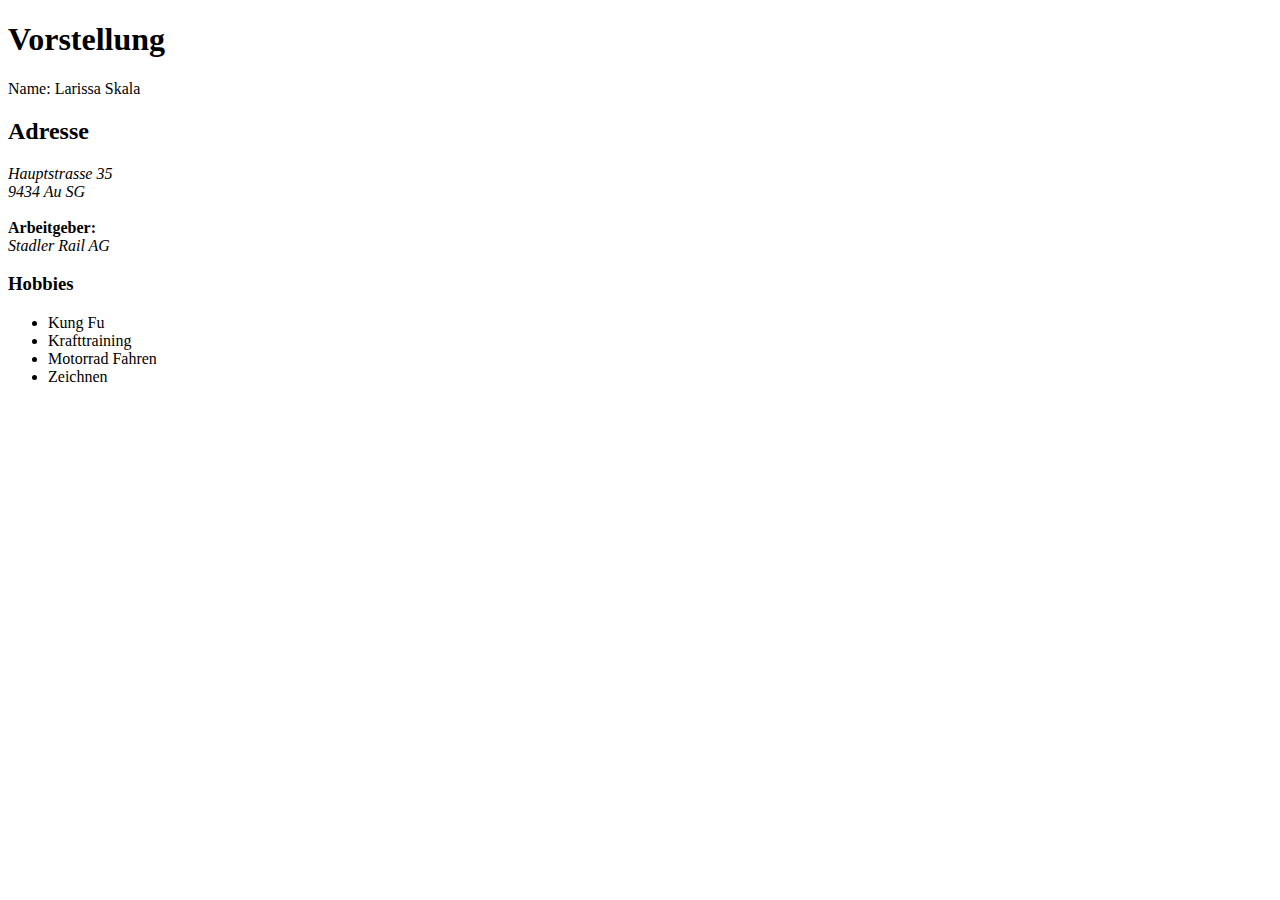
<file: Übungen/02_Textauszeichnung-Listen/aufgabe_02.html>
<!DOCTYPE html>
<html lang="en">
<head>
    <meta charset="UTF-8">
    <meta http-equiv="X-UA-Compatible" content="IE=edge">
    <meta name="viewport" content="width=device-width, initial-scale=1.0">
    <title>vor und Stellungen</title>
</head>
<body>
    <h1>Vorstellung</h1>
    <p>
        Name: Larissa Skala <br>

        <h2>Adresse</h2>
        <address>
            Hauptstrasse 35 <br>
            9434 Au SG
        </address>
        <br>

        <b>Arbeitgeber:</b> <br>
        <i>Stadler Rail AG</i>
    </p>

    <h3>Hobbies</h3>
    <ul>
        <li>Kung Fu</li>
        <li>Krafttraining</li>
        <li>Motorrad Fahren</li>
        <li>Zeichnen</li>
    </ul>

</body>
</html>
</file>
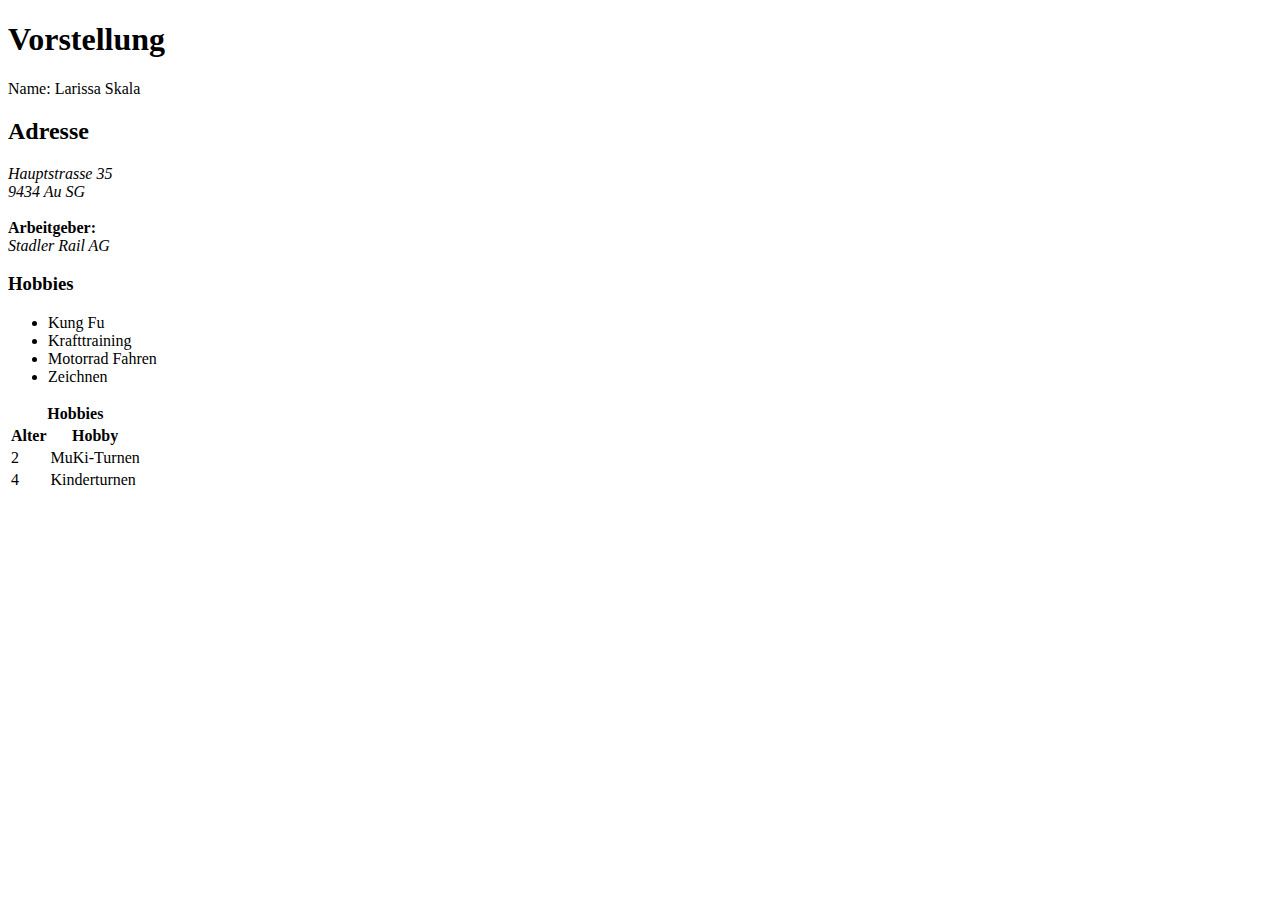
<file: Übungen/03_Tabellen/aufgabe_03.html>
<!DOCTYPE html>
<html lang="en">
<head>
    <meta charset="UTF-8">
    <meta http-equiv="X-UA-Compatible" content="IE=edge">
    <meta name="viewport" content="width=device-width, initial-scale=1.0">
    <title>vor und Stellungen</title>
</head>
<body>
    <h1>Vorstellung</h1>
    <p>
        Name: Larissa Skala <br>

        <h2>Adresse</h2>
        <address>
            Hauptstrasse 35 <br>
            9434 Au SG
        </address>
        <br>

        <b>Arbeitgeber:</b> <br>
        <i>Stadler Rail AG</i>
    </p>

    <h3>Hobbies</h3>
    <ul>
        <li>Kung Fu</li>
        <li>Krafttraining</li>
        <li>Motorrad Fahren</li>
        <li>Zeichnen</li>
    </ul>

    <table>
        <tr>
            <th colspan="2">Hobbies</th>
        </tr>
        <tr>
            <th>Alter</th>
            <th>Hobby</th>
        </tr>
        <tr>
            <td>2</td>
            <td>MuKi-Turnen</td>
        </tr>
        <tr>
            <td>4</td>
            <td>Kinderturnen</td>
        </tr>
    </table>

</body>
</html>
</file>
<file: ePortfolio/style.css>
/*Desktop Navigation*/
.navDesktop {
  background-color: #D2FFCF;
  width: 100%;
  border-radius: 12px;
}

.navDesktop ul {
  list-style-type: none;
  margin: 0;
  padding: 0;
  overflow: hidden;
  background-color: #F5A6D5;
  position: fixed;
  width: 100%;
  border-radius: 5px;
}

.navDesktop ul li {
  float: right;
}

.navDesktop ul li a {
  display: block;
  color: white;
  text-align: center;
  padding: 14px 16px;
  text-decoration: none;

}

.navDesktop ul li a:hover {
  background-color: #ac7697;
  border-radius: 5px;
}


/* mobile Navigation */
.navMobile {
  overflow: hidden;
  background-color: #333;
  position: relative;
  margin-bottom: 5px;
}

.navMobile #seitenLinks {
  display: none;
}

.navMobile a {
  color: white;
  padding: 14px 16px;
  text-decoration: none;
  font-size: 17px;
  display: block;
}

.navMobile a.icon {
  background: black;
  display: block;
  position: absolute;
  right: 0;
  top: 0;
}

.navMobile a:hover {
  background-color: #ddd;
  color: black;
}

.active {
  background-color: #F5A6D5;
  color: white;
}


/* footer  */
footer {
  text-align: left;
  padding: 3px;
  background-color: #333;
  color: white;
  bottom: 0;
  width: 100%;
}

/* content  */
body {
  background-color: #D2FFCF;
  color: black;
  font-family: Arial, Helvetica, sans-serif;
  margin: 0;
}

#index{
  text-align: center;
}

#catGif{
  width: 400px;
}

#index h1{
  font-size: 5rem;
  margin-bottom: 10px;
}

#inhaltsverzeichnis h1{
  margin-bottom: 10px;
  margin-top: 50px;
}

h1{
  text-align: center;
}

h2{
  color: #333;
}

#inhaltsverzeichnis{
  text-align: center;
}

.boxInhalt{
  display: flex;
  justify-content: center;
}

p{
  color: black;
}

.boxInhalt a div{
  display: flex;
  background-color: #F5A6D5;
  width: 250px;
  height: 100px;
  justify-content: center;
  align-items: center;
  border-radius: 10px;
  margin: 10px;
  
}

.boxInhalt a div:hover{
  background-color: #a57391;
}

a{
  text-decoration: none;
  margin: auto;
}

#imgNotes{
  height: 500px;
}



.seitenInhalt{
  padding-top: 50px;
}

.beschreibung{
  background-color: #9CF595;
  padding: 1%;
  border-radius: 10px;
  border: 3px #3EA637 dotted;
  margin-top: 10px;
  margin-bottom: 10px;
  width: auto;
}

.aufgabe{
  padding: 2%;
}

.aufgabeGrp{
  display: grid;
  grid-template-columns: 33% 66%;
}

.verzeichnisse{
  display: flex;
  justify-content: center;
  flex-wrap: wrap;
}

.quellenBox{
  margin: 10px;
  background-color: #9CF595;
  border: 3px #3EA637 dotted;
  padding: 1%;
  border-radius: 10px;
}

.quellenBox h2{
  margin-top: 0px;
}

.quellen{
  text-align: center;

}

table, th, td{
  border: 2px solid #333;
  border-collapse: collapse;
  padding: 5px;
}

table{
  margin: 10px;
}

td{
  word-wrap:break-word;
}

.wrapper{
  flex-wrap: wrap;
}

.trenner{
  border-top: bold #333 3px ;
}

#quelleAufgaben{
  margin: 20px;
}

/*Bilder*/
.organisationImg{
  height: 300px;
}

#alpenBild{
  width: 600px;
}

#imgGantt{
  max-width: 600px;
}

/* media queries  */

/*Smartphone*/
@media (max-width: 970px) {
  .navDesktop {
    display: none;
  }

  .navDesktop ul li {
    display: none;
  }

  .seitenInhalt{
    padding-top: 0;
  }

  .aufgabeGrp{
    display: flex;
    flex-wrap: wrap;
  }

  .gehMitte{
    display: flex;
    justify-content: center;
  }
}

@media (max-width: 840px) {
  .boxInhalt{
    flex-wrap: wrap;
  }
  .verzeichnisse{
    flex-wrap: wrap;
    
  }

  #alpenBild{
    width: 100%;
  }

  #imgGantt{
    max-width: 100%;
  }
}

/*PC*/
@media (min-width: 970px) {
  .navMobile {
    display: none;
  }
}

@media (max-width: 1240px){
  .organisationImg{
    flex-basis: auto;
    height: auto;
    width: 300px;
    margin: 15px;
  }

  .bilderrahmen{
    display: flex;
    flex-wrap: wrap;
    justify-content: center;
  }
}
</file>
<file: Übungen/08_Flexbox/shop/shop.css>
.gridBox {
  display: grid;
  
  grid-template-columns: auto auto auto;
  grid-template-rows: minmax(40%, 55%) minmax(5%, 15%) auto 60px;  
}

.bild {
  grid-row: 1/1;
  width: 100%;
  border-radius: 10px;
}

h1 {
  grid-row: 2/2;
  text-align: center;
  font-family: Arial, Helvetica, sans-serif;
  margin: 10%;
  font-size: 25px;
  
}

.flexBox {
  display: grid;
  border: solid black 1px;
  border-radius: 10px;
  min-width: 300px;
  max-width: 500px;
  grid-template-columns: auto;
  grid-template-rows: minmax(30%, 55%) minmax(5%, 15%) auto 60px;
  padding: 15px;
  padding-bottom: 0px;
  margin: 10px;
  min-height: 600px;
  max-height: 700px;
}

ul{
  padding-left: 70px;
  padding-right: 70px;
  margin: 0%;
  font-family: sans-serif;
  font-size: large;
  word-wrap: normal;
}

button{
  grid-row: 4/4;
  width: auto;
  height: 40px;
  background-color: rgb(196, 0, 0);
  color: aliceblue;
  border: none;
  border-radius: 10px;  
}
button:hover{
  background-color: rgb(119, 0, 0);
}
</file>
